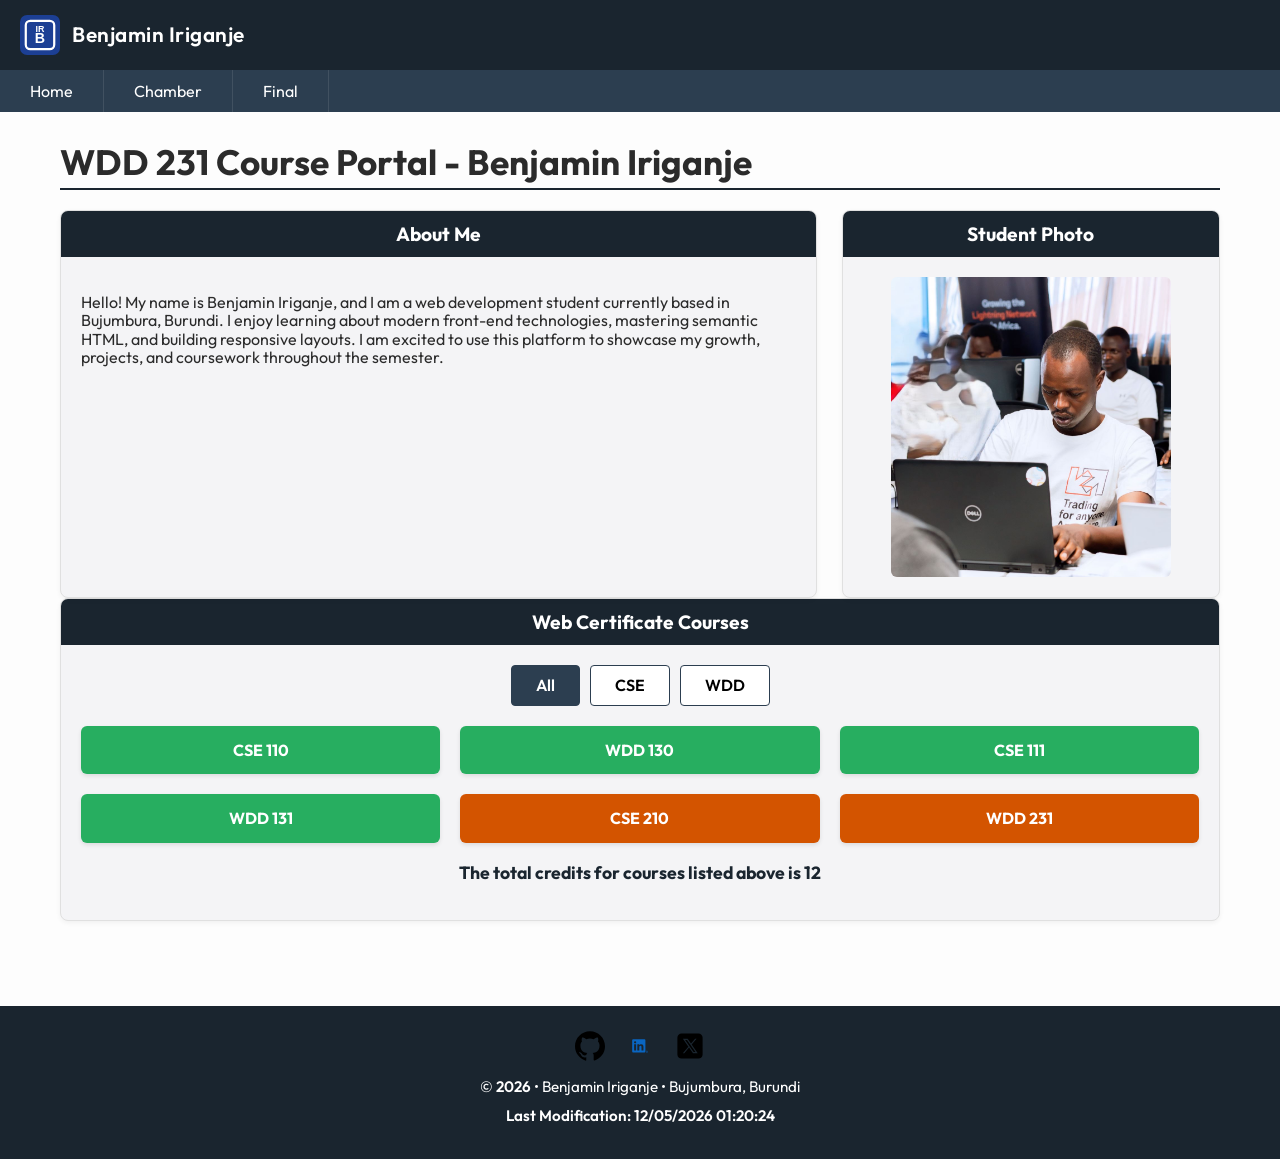
<file: index.html>
<!DOCTYPE html>
<html lang="en">
<head>
    <meta charset="UTF-8">
    <meta name="viewport" content="width=device-width, initial-scale=1.0">
    <title>WDD 231 Course Portal - Benjamin Iriganje</title>
    <meta name="description" content="Benjamin Iriganje's WDD 231 Course Portal home page, featuring a student profile and dynamic course filtering.">
    <meta name="author" content="Benjamin Iriganje">

     <!-- Favicon -->
    <link rel="icon" href="images/favicon.ico" type="image/x-icon">
    
    <!-- Google Fonts API -->
    <link rel="preconnect" href="https://fonts.googleapis.com">
    <link rel="preconnect" href="https://fonts.gstatic.com" crossorigin>
    <link href="https://fonts.googleapis.com/css2?family=Outfit:wght@300;400;600;700&display=swap" rel="stylesheet">
    
    <!-- CSS Stylesheets Cascade -->
    <link rel="stylesheet" href="styles/normalize.css">
    <link rel="stylesheet" href="styles/small.css">
    <link rel="stylesheet" href="styles/larger.css">
    
    <!-- Modular JavaScript Files -->
    <script src="scripts/navigation.js" defer></script>
    <script src="scripts/date.js" defer></script>
    <script src="scripts/course.js" defer></script>
</head>
<body>

    <header>
        <div class="header-container">
            <div class="logo-area">
                <img src="images/logo.svg" alt="Course Portal Logo" class="site-logo" width="40" height="40">
                <span>Benjamin Iriganje</span>
            </div>
            <button id="menu-toggle" aria-label="Toggle Menu">☰</button>
        </div>
        <nav id="primary-nav">
            <ul>
                <li><a href="index.html">Home</a></li>
                <li><a href="chamber/index.html">Chamber</a></li>
                <li><a href="final/index.html">Final</a></li>
            </ul>
        </nav>
        </header>

    <main>
        <h1>WDD 231 Course Portal - Benjamin Iriganje</h1>
        
        <div class="profile-layout">
            <!-- Section 1: About Me -->
            <section class="card">
                <h2>About Me</h2>
                <div class="card-content">
                    <p>Hello! My name is Benjamin Iriganje, and I am a web development student currently based in Bujumbura, Burundi. I enjoy learning about modern front-end technologies, mastering semantic HTML, and building responsive layouts. I am excited to use this platform to showcase my growth, projects, and coursework throughout the semester.</p>
                </div>
            </section>

            <!-- Section 2: Student Photo -->
            <section class="card">
                <h2>Student Photo</h2>
                <div class="card-content centered-content">
                    <img src="images/profile.jpg" alt="Benjamin Iriganje student profile photo" class="student-photo" width="200" height="200">
                </div>
            </section>
        </div>

        <!-- Section 3: Web Certificate Courses -->
        <section class="card full-width-card">
            <h2>Web Certificate Courses</h2>
            <div class="card-content">
                <div class="course-filters">
                    <button id="filter-all" class="filter-btn active">All</button>
                    <button id="filter-cse" class="filter-btn">CSE</button>
                    <button id="filter-wdd" class="filter-btn">WDD</button>
                </div>
                
                <div id="courses-container" class="courses-grid"></div>
                
                <p id="total-credits" class="credits-total"></p>
            </div>
        </section>
    </main>

    <footer>
        <!-- Section 1: About Me (Replaced placeholder text) -->
          
        
        <!-- Social Links (Added missing width and height attributes to all icons) -->
        <div class="social-links">
            <a href="https://github.com"><img src="images/github.svg" alt="GitHub Logo" width="30" height="30"></a>
            <a href="https://linkedin.com"><img src="images/linkedin.svg" alt="LinkedIn Logo" width="30" height="30"></a>
            <a href="https://x.com"><img src="images/twiter.svg" alt="Twitter X Logo" width="30" height="30"></a>
        </div>
        <p>&copy; <span id="currentyear"></span> • Benjamin Iriganje • Bujumbura, Burundi</p>
        <p id="lastModified"></p>
    </footer>

</body>
</html>
</file>
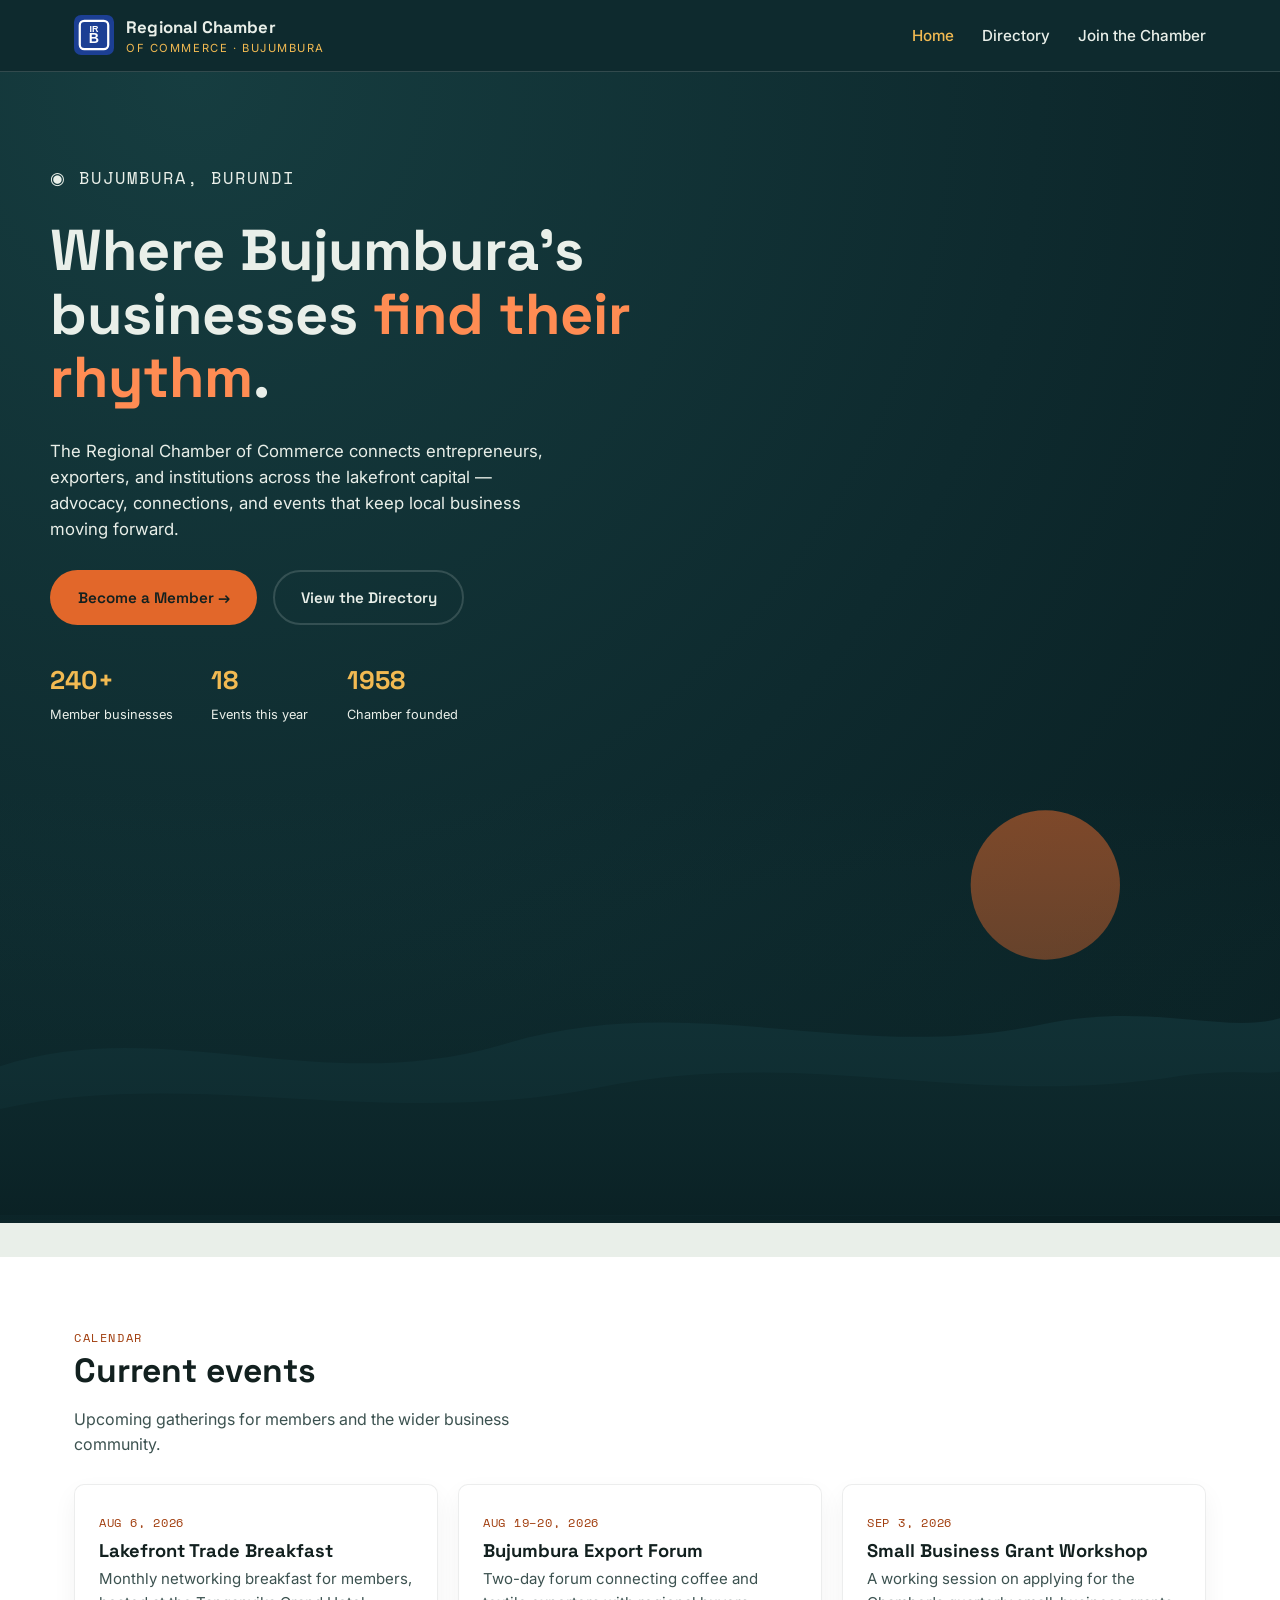
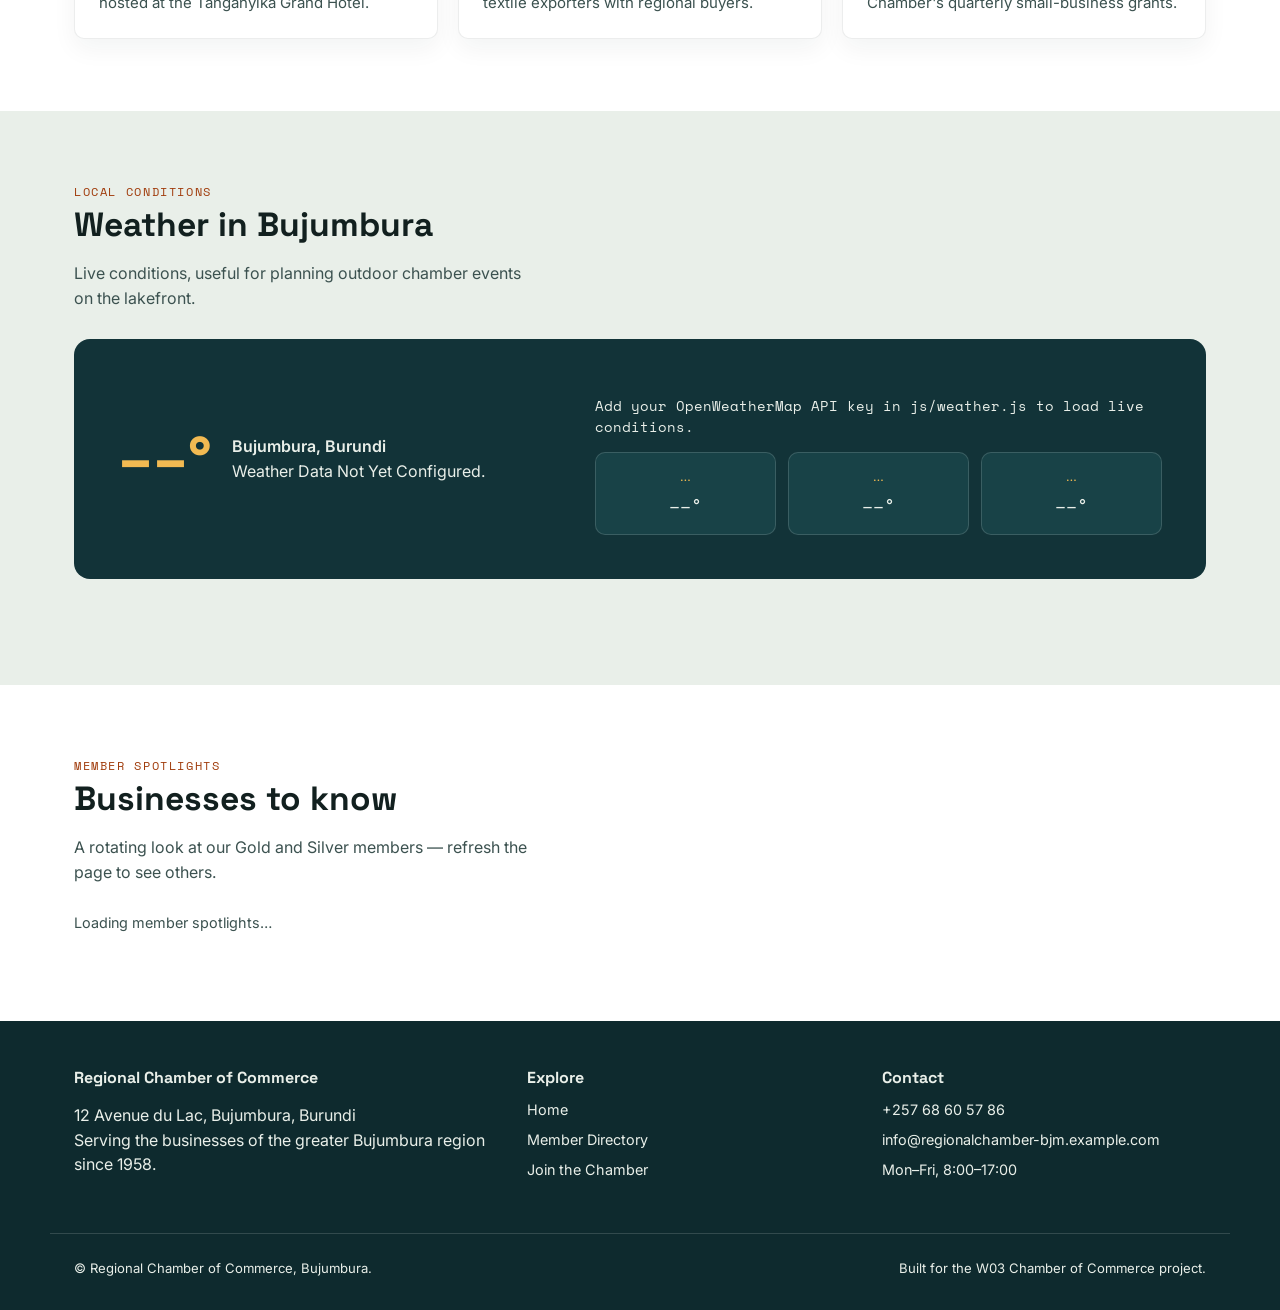
<file: chamber/index.html>
<!DOCTYPE html>
<html lang="en">
<head>
  <meta charset="UTF-8">
  <meta name="viewport" content="width=device-width, initial-scale=1.0">
  <title>Regional Chamber of Commerce | Bujumbura</title>
  <meta name="description" content="Regional Chamber of Commerce — connecting businesses in Bujumbura, Burundi through advocacy, events, and community.">
  <meta name="author" content="Benjamin Iriganje">

  <!-- Favicons -->
  <link rel="icon" href="images/favicon.ico" type="image/x-icon">
  <link rel="icon" type="image/svg+xml" href="images/favicon.svg">

  <!-- Google Fonts Preconnects -->
  <link rel="preconnect" href="https://fonts.googleapis.com">
  <link rel="preconnect" href="https://fonts.gstatic.com" crossorigin>
  <link href="https://fonts.googleapis.com/css2?family=Space+Grotesk:wght@500;700&family=Inter:wght@400;500;600&family=Space+Mono:wght@400;700&display=swap" rel="stylesheet">

  <!-- Open Graph / Social Sharing Meta Tags -->
  <meta property="og:title" content="Regional Chamber of Commerce | Bujumbura">
  <meta property="og:description" content="Connecting businesses in Bujumbura, Burundi through advocacy, events, and community.">
  <meta property="og:image" content="https://ben3box.github.io/wdd231/chamber/images/profile.jpg">
  <meta property="og:image:type" content="image/jpeg">
  <meta property="og:image:width" content="1200">
  <meta property="og:image:height" content="630">
  <meta property="og:url" content="https://ben3box.github.io/wdd231/chamber/index.html">
  <meta property="og:type" content="website">

  <!-- Stylesheets & Scripts -->
  <link rel="stylesheet" href="styles/normalize.css">
  <link rel="stylesheet" href="styles/styles.css">
  
  <script src="scripts/weather.js" defer></script>
  <script src="scripts/spotlights.js" defer></script>
</head>
<body>

  <a class="skip-link" href="#main">Skip to content</a>

  <header class="site-header">
    <div class="wrap">
      <a class="brand" href="index.html">
        <img class="brand__mark" src="images/favicon.svg" alt="Regional Chamber of Commerce logo" width="40" height="40">
        <span class="brand__text">
          Regional Chamber
          <small>of Commerce &middot; Bujumbura</small>
        </span>
      </a>

      <button class="nav-toggle-btn" id="navToggleBtn" aria-expanded="false" aria-controls="mainNav">
        &#9776; <span class="sr-only">Menu</span>
      </button>

      <nav class="main-nav" id="mainNav">
        <ul>
          <li><a href="index.html" aria-current="page">Home</a></li>
          <li><a href="directory.html">Directory</a></li>
          <li><a href="join.html">Join the Chamber</a></li>
        </ul>
      </nav>
    </div>
  </header>

  <main id="main">

    <!-- ============ HERO ============ -->
    <section class="hero">
      <div class="wrap hero__grid">
        <div>
          <p class="hero__eyebrow">&#9673; Bujumbura, Burundi</p>
          <h1>Where Bujumbura's businesses <em>find their rhythm</em>.</h1>
          <p>The Regional Chamber of Commerce connects entrepreneurs, exporters, and institutions across the lakefront capital — advocacy, connections, and events that keep local business moving forward.</p>
          <div class="hero__actions">
            <a class="btn btn--cta" href="join.html">Become a Member &rarr;</a>
            <a class="btn btn--ghost" href="directory.html">View the Directory</a>
          </div>
          <div class="hero__stats">
            <div class="hero__stat">
              <strong>240+</strong>
              <span>Member businesses</span>
            </div>
            <div class="hero__stat">
              <strong>18</strong>
              <span>Events this year</span>
            </div>
            <div class="hero__stat">
              <strong>1958</strong>
              <span>Chamber founded</span>
            </div>
          </div>
        </div>
      </div>

      <!-- hero art: lake, hills, sun, drum motif -->
      <svg class="hero__bg" viewBox="0 0 1200 400" preserveAspectRatio="none" aria-hidden="true">
        <defs>
          <linearGradient id="skyFade" x1="0" y1="0" x2="0" y2="1">
            <stop offset="0%" stop-color="#163d40" stop-opacity="0"/>
            <stop offset="100%" stop-color="#081c1f" stop-opacity="0.6"/>
          </linearGradient>
        </defs>
        <circle cx="980" cy="90" r="70" fill="#e2672a" opacity="0.55"/>
        <path d="M0,260 C150,210 300,290 470,240 C650,185 800,260 980,220 C1080,200 1150,230 1200,215 L1200,400 L0,400 Z" fill="#123338"/>
        <path d="M0,300 C180,260 360,320 560,280 C760,240 900,300 1100,270 C1150,262 1180,268 1200,265 L1200,400 L0,400 Z" fill="#0e2a2e"/>
        <rect x="0" y="0" width="1200" height="400" fill="url(#skyFade)"/>
      </svg>
    </section>

    <div class="drumbeat drumbeat--dark" aria-hidden="true">
      <span></span><span></span><span></span>
      <span></span><span></span><span></span>
      <span></span><span></span><span></span>
      <span></span><span></span><span></span>
    </div>

    <!-- ============ CURRENT EVENTS ============ -->
    <section class="section section--soft" id="events">
      <div class="wrap">
        <div class="section__head">
          <div>
            <span class="section__eyebrow">Calendar</span>
            <h2>Current events</h2>
            <p>Upcoming gatherings for members and the wider business community.</p>
          </div>
        </div>

        <div class="card-grid card-grid--events">
          <article class="card event-card">
            <span class="event-card__date">Aug 6, 2026</span>
            <h3>Lakefront Trade Breakfast</h3>
            <p>Monthly networking breakfast for members, hosted at the Tanganyika Grand Hotel.</p>
          </article>
          <article class="card event-card">
            <span class="event-card__date">Aug 19&ndash;20, 2026</span>
            <h3>Bujumbura Export Forum</h3>
            <p>Two-day forum connecting coffee and textile exporters with regional buyers.</p>
          </article>
          <article class="card event-card">
            <span class="event-card__date">Sep 3, 2026</span>
            <h3>Small Business Grant Workshop</h3>
            <p>A working session on applying for the Chamber's quarterly small-business grants.</p>
          </article>
        </div>
      </div>
    </section>

    <!-- ============ WEATHER ============ -->
    <section class="section" id="weather-section">
      <div class="wrap">
        <div class="section__head">
          <div>
            <span class="section__eyebrow">Local conditions</span>
            <h2>Weather in Bujumbura</h2>
            <p>Live conditions, useful for planning outdoor chamber events on the lakefront.</p>
          </div>
        </div>

        <div class="weather" id="weatherWidget">
          <div class="weather__now">
            <div class="weather__temp" id="weatherTemp">&ndash;&ndash;&deg;</div>
            <div class="weather__meta">
              <p class="weather__place">Bujumbura, Burundi</p>
              <p class="weather__desc" id="weatherDesc">Loading current conditions&hellip;</p>
            </div>
          </div>

          <div>
            <p class="weather__status" id="weatherStatus">Fetching data from OpenWeatherMap&hellip;</p>
            <div class="weather__forecast" id="forecastList">
              <div class="forecast-day"><span class="forecast-day__label">&hellip;</span><span class="forecast-day__temp">&ndash;&ndash;&deg;</span></div>
              <div class="forecast-day"><span class="forecast-day__label">&hellip;</span><span class="forecast-day__temp">&ndash;&ndash;&deg;</span></div>
              <div class="forecast-day"><span class="forecast-day__label">&hellip;</span><span class="forecast-day__temp">&ndash;&ndash;&deg;</span></div>
            </div>
          </div>
        </div>
      </div>
    </section>

    <div class="drumbeat drumbeat--light" aria-hidden="true">
      <span></span><span></span><span></span>
      <span></span><span></span><span></span>
      <span></span><span></span><span></span>
      <span></span><span></span><span></span>
    </div>

    <!-- ============ SPOTLIGHTS ============ -->
    <section class="section section--soft" id="spotlights">
      <div class="wrap">
        <div class="section__head">
          <div>
            <span class="section__eyebrow">Member spotlights</span>
            <h2>Businesses to know</h2>
            <p>A rotating look at our Gold and Silver members &mdash; refresh the page to see others.</p>
          </div>
        </div>

        <p class="spotlights__status" id="spotlightStatus">Loading member spotlights&hellip;</p>
        <div class="card-grid card-grid--spotlights" id="spotlightGrid"></div>
      </div>
    </section>

  </main>

  <footer class="site-footer">
    <div class="wrap footer__grid">
      <div>
        <h3>Regional Chamber of Commerce</h3>
        <p>12 Avenue du Lac, Bujumbura, Burundi<br>Serving the businesses of the greater Bujumbura region since 1958.</p>
      </div>
      <div>
        <h3>Explore</h3>
        <ul>
          <li><a href="index.html">Home</a></li>
          <li><a href="directory.html">Member Directory</a></li>
          <li><a href="join.html">Join the Chamber</a></li>
        </ul>
      </div>
      <div>
        <h3>Contact</h3>
        <ul>
          <li>+257 68 60 57 86</li>
          <li>info@regionalchamber-bjm.example.com</li>
          <li>Mon&ndash;Fri, 8:00&ndash;17:00</li>
        </ul>
      </div>
    </div>
    <div class="wrap footer__bottom">
      <span>&copy; <span id="year"></span> Regional Chamber of Commerce, Bujumbura.</span>
      <span>Built for the W03 Chamber of Commerce project.</span>
    </div>
  </footer>

</body>
</html>
</file>
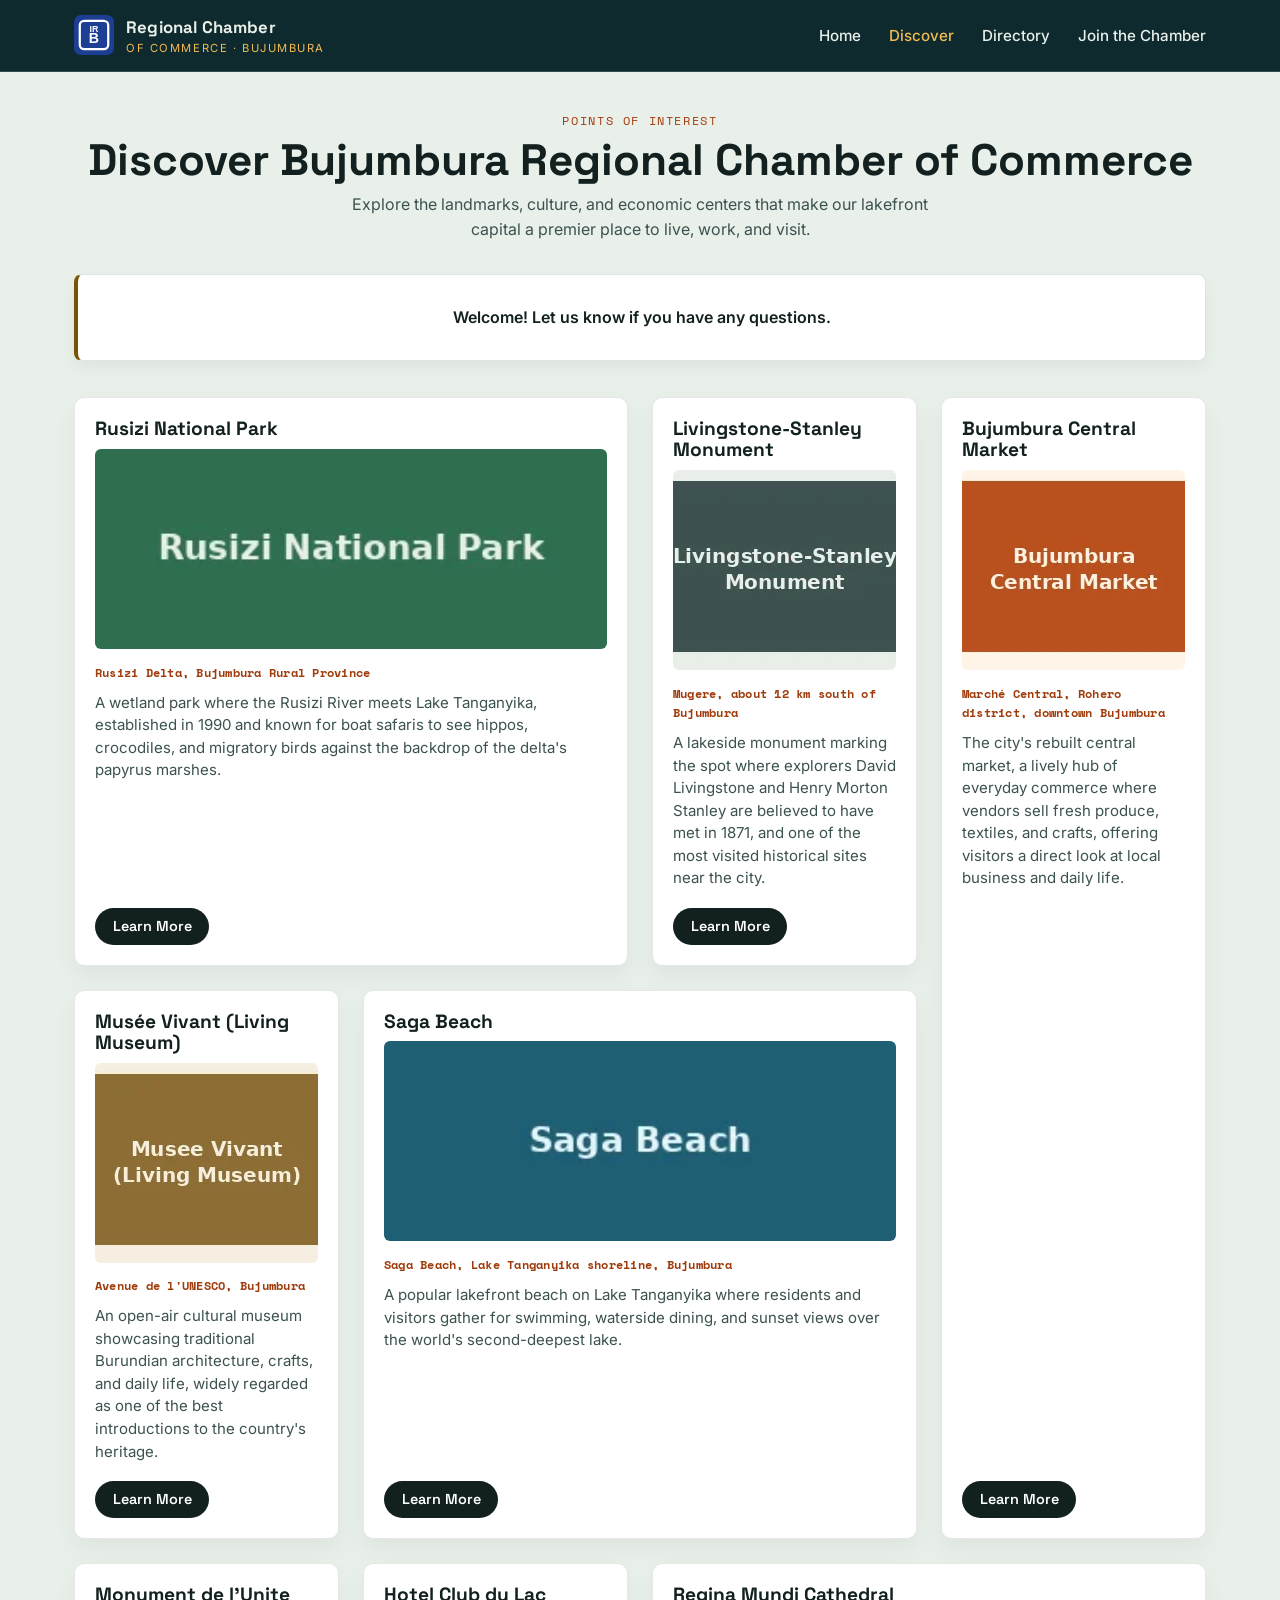
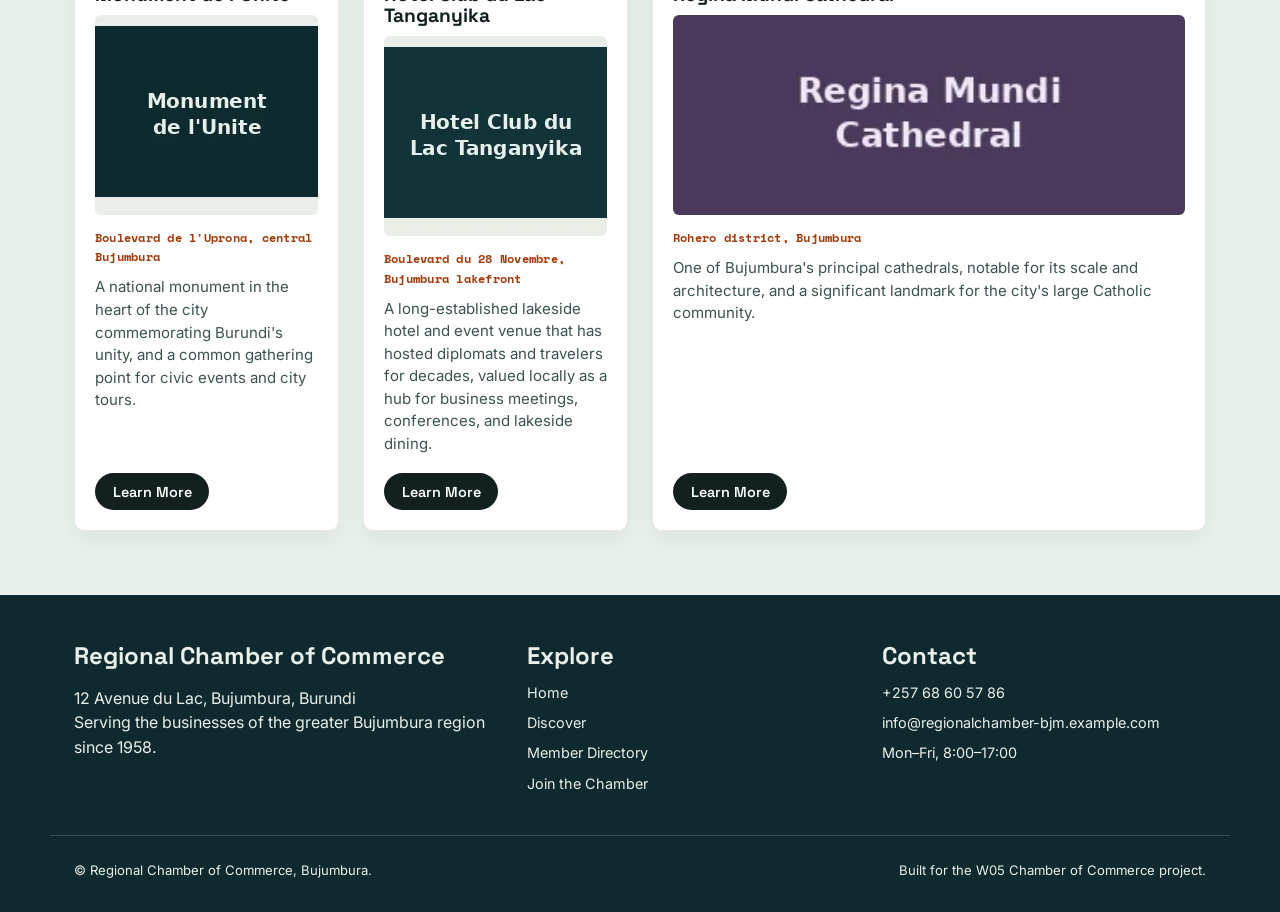
<file: chamber/discover.html>
<!DOCTYPE html>
<html lang="en">
<head>
  <meta charset="UTF-8">
  <meta name="viewport" content="width=device-width, initial-scale=1.0">
  <title>Discover Bujumbura Regional Chamber of Commerce</title>
  <meta name="description" content="Discover the vibrant landmarks, rich culture, and economic centers that make Bujumbura a premier place to live, work, and grow.">
  <meta name="author" content="Benjamin Iriganje">

  <!-- Favicons -->
  <link rel="icon" href="images/favicon.ico" type="image/x-icon">
  <link rel="icon" type="image/svg+xml" href="images/favicon.svg">

  <!-- Google Fonts Preconnects -->
  <link rel="preconnect" href="https://fonts.googleapis.com">
  <link rel="preconnect" href="https://fonts.gstatic.com" crossorigin>
  <link href="https://fonts.googleapis.com/css2?family=Space+Grotesk:wght@500;700&family=Inter:wght@400;500;600&family=Space+Mono:wght@400;700&display=swap" rel="stylesheet">

  <meta property="og:title" content="Discover Bujumbura Regional Chamber of Commerce">
  <meta property="og:description" content="Landmarks, culture, and economic centers that make Bujumbura a premier place to live, work, and grow.">
  <meta property="og:image" content="https://ben3box.github.io/wdd231/chamber/images/profile.jpg">
  <meta property="og:url" content="https://ben3box.github.io/wdd231/chamber/discover.html">
  <meta property="og:type" content="website">

 
  <link rel="stylesheet" href="styles/styles.css">
  <link rel="stylesheet" href="styles/discover.css">

  <script src="scripts/navigation.js" defer></script>
  <!-- type="module" so we can import the points-of-interest data -->
  <script type="module" src="scripts/discover.js"></script>
</head>
<body>

  <header class="site-header">
    <div class="wrap">
      <a class="brand" href="index.html">
        <img class="brand__mark" src="images/favicon.svg" alt="Regional Chamber of Commerce logo" width="40" height="40">
        <span class="brand__text">
          Regional Chamber
          <small>of Commerce &middot; Bujumbura</small>
        </span>
      </a>

      <button class="nav-toggle-btn" id="navToggleBtn" aria-expanded="false" aria-controls="mainNav">
        &#9776; <span class="sr-only">Menu</span>
      </button>

      <nav class="main-nav" id="mainNav">
        <ul>
          <li><a href="index.html">Home</a></li>
          <li><a href="discover.html" aria-current="page">Discover</a></li>
          <li><a href="directory.html">Directory</a></li>
          <li><a href="join.html">Join the Chamber</a></li>
        </ul>
      </nav>
    </div>
  </header>

  <main id="main" class="discover-main">

    <section class="discover-hero">
      <span class="section__eyebrow">Points of interest</span>
      <h1>Discover Bujumbura Regional Chamber of Commerce</h1>
      <p>Explore the landmarks, culture, and economic centers that make our lakefront capital a premier place to live, work, and visit.</p>
    </section>

    <!-- localStorage visitor message -->
    <aside class="visit-banner" aria-live="polite">
      <p id="visit-message">Checking visit history&hellip;</p>
    </aside>

    <!-- Grid layout container using named grid areas -->
    <section class="discover-grid" id="discover-grid" aria-label="Points of interest in Bujumbura">
      <!-- 8 cards rendered here by scripts/discover.js -->
    </section>

  </main>

  <footer class="site-footer">
    <div class="wrap footer__grid">
      <div>
        <h2>Regional Chamber of Commerce</h2>
        <p>12 Avenue du Lac, Bujumbura, Burundi<br>Serving the businesses of the greater Bujumbura region since 1958.</p>
      </div>
      <div>
        <h2>Explore</h2>
        <ul>
          <li><a href="index.html">Home</a></li>
          <li><a href="discover.html">Discover</a></li>
          <li><a href="directory.html">Member Directory</a></li>
          <li><a href="join.html">Join the Chamber</a></li>
        </ul>
      </div>
      <div>
        <h2>Contact</h2>
        <ul>
          <li>+257 68 60 57 86</li>
          <li>info@regionalchamber-bjm.example.com</li>
          <li>Mon&ndash;Fri, 8:00&ndash;17:00</li>
        </ul>
      </div>
    </div>
    <div class="wrap footer__bottom">
      <span>&copy; <span id="year"></span> Regional Chamber of Commerce, Bujumbura.</span>
      <span>Built for the W05 Chamber of Commerce project.</span>
    </div>
  </footer>

</body>
</html>
</file>
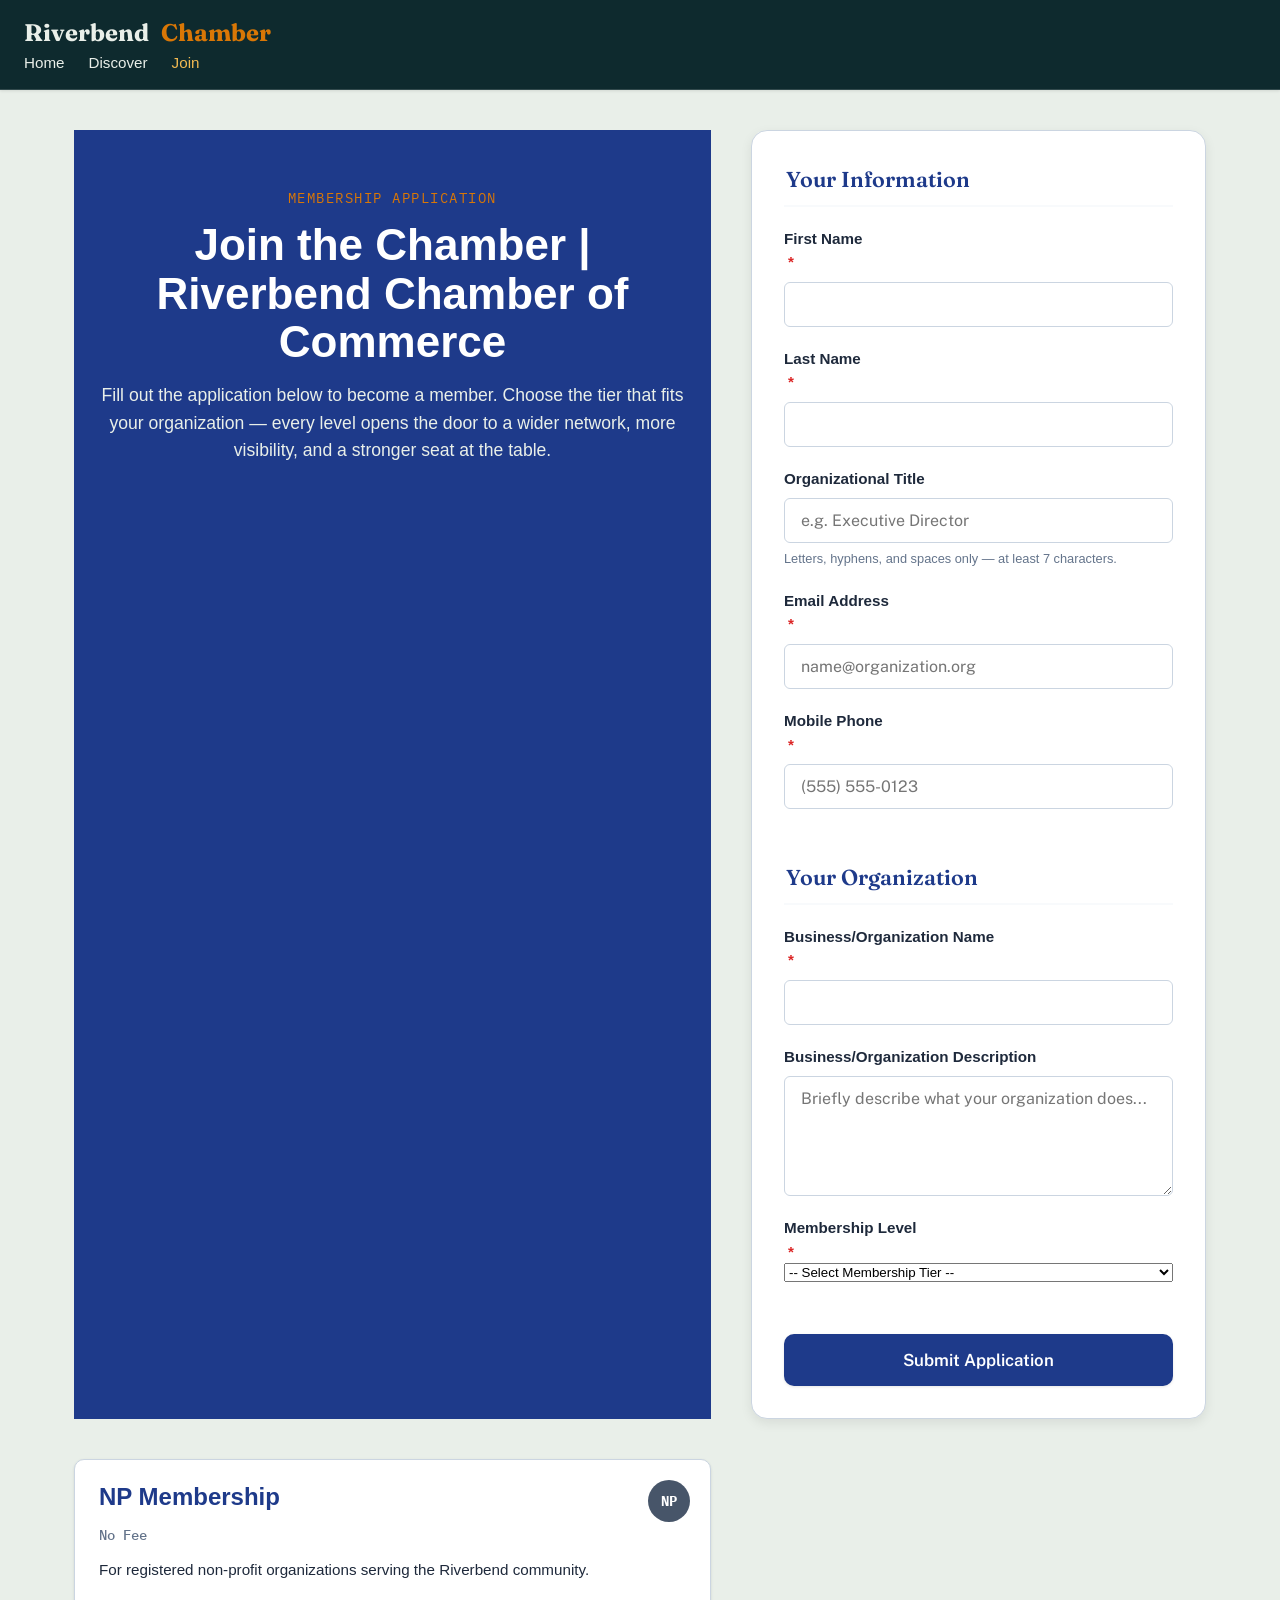
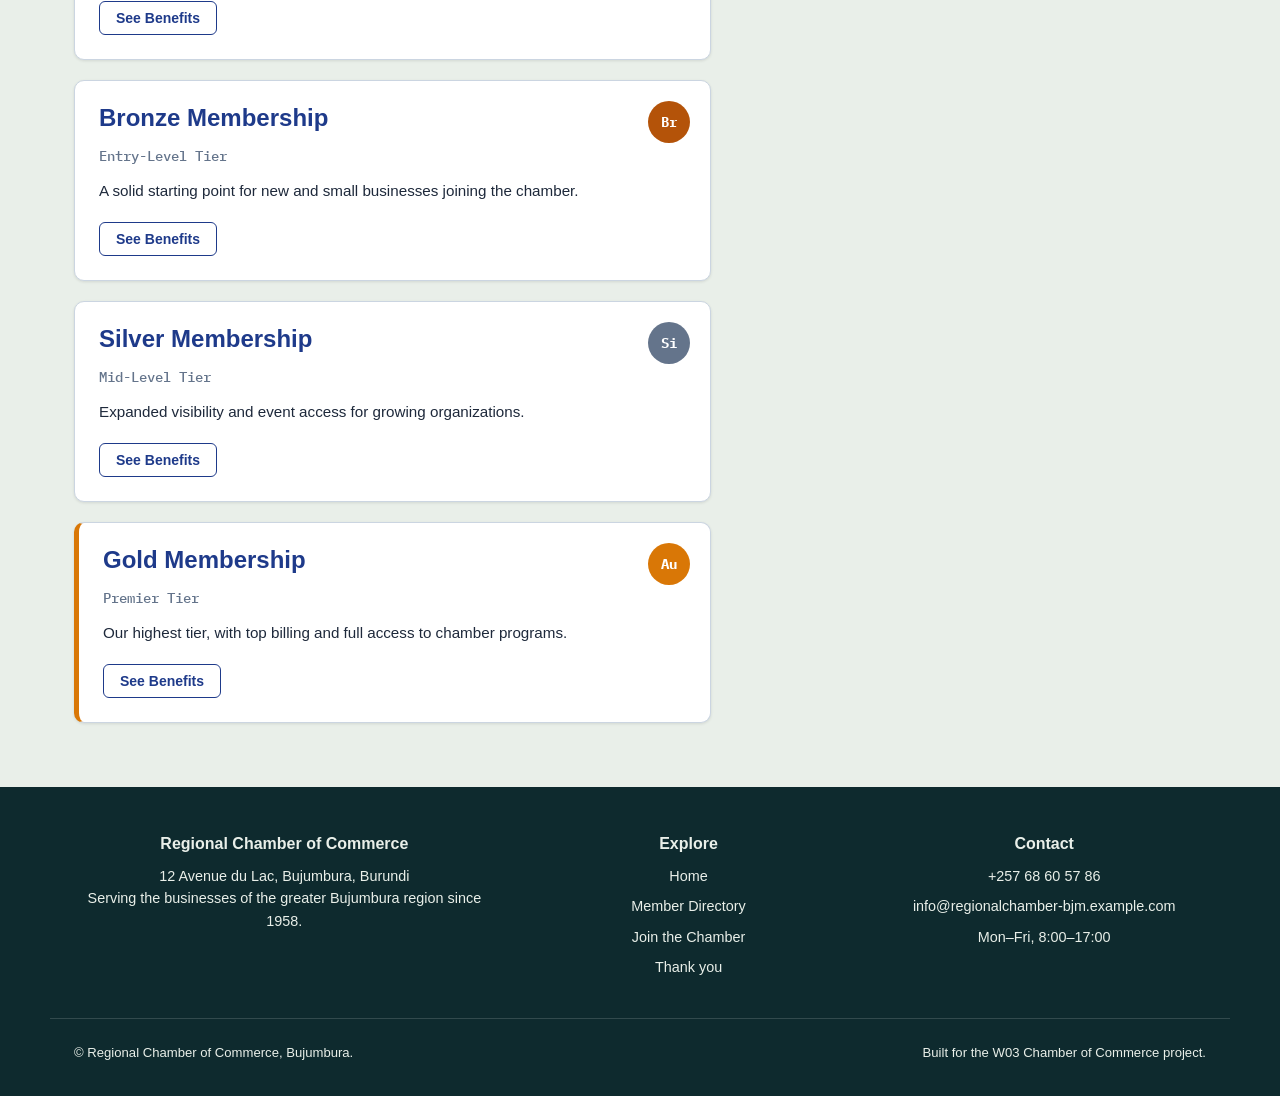
<file: chamber/join.html>
<!DOCTYPE html>
<html lang="en">
<head>
  <meta charset="UTF-8">
  <meta name="viewport" content="width=device-width, initial-scale=1.0">
  <title>Join the Chamber | Riverbend Chamber of Commerce</title>
  <meta name="description" content="Apply for membership in the Riverbend Chamber of Commerce and choose the tier that fits your organization.">
  <meta name="author" content="Benjamin Iriganje">
  
  <link rel="preconnect" href="https://fonts.googleapis.com">
  <link rel="preconnect" href="https://fonts.gstatic.com" crossorigin>
  <link href="https://fonts.googleapis.com/css2?family=Fraunces:opsz,wght@9..144,400;9..144,600;9..144,700&family=Public+Sans:wght@400;500;600;700&family=IBM+Plex+Mono:wght@500&display=swap" rel="stylesheet">

  <link rel="icon" href="images/favicon.ico" type="image/x-icon">

  <!-- Open Graph Meta Tags -->
  <meta property="og:title" content="Riverbend Chamber of Commerce - Join Us">
  <meta property="og:description" content="Discover, connect, and grow with leading businesses in our region.">
  <meta property="og:image" content="https://ben3box.github.io/wdd231/chamber/images/profile.jpg">
  <meta property="og:url" content="https://ben3box.github.io/wdd231/chamber/join.html">
  <meta property="og:type" content="website">

  <link rel="stylesheet" href="styles/large.css">
  <link rel="stylesheet" href="styles/join.css">
  <script src="scripts/script.js" defer></script>
</head>
<body>

<header class="site-header">
  <div class="brand-row">
    <div class="brand">Riverbend <span>Chamber</span></div>
    <nav class="site-nav" aria-label="Primary">
      <ul>
        <li><a href="index.html">Home</a></li>
        <li><a href="discover.html">Discover</a></li>
        <li><a href="join.html" aria-current="page">Join</a></li>
      </ul>
    </nav>
  </div>
</header>

<main class="join-layout" id="main">

  <!-- Hero Section moved INSIDE <main> with the single <h1> -->
  <section class="page-hero">
    <span class="eyebrow">Membership Application</span>
    <h1>Join the Chamber | Riverbend Chamber of Commerce</h1>
    <p>Fill out the application below to become a member. Choose the tier that fits your organization — every level opens the door to a wider network, more visibility, and a stronger seat at the table.</p>
  </section>

  <!-- Membership application form -->
  <form class="application-form" method="get" action="thankyou.html" id="joinForm">
    <fieldset>
      <legend>Your Information</legend>

      <label class="field-label" for="fname">
        First Name <span class="req">*</span>
        <input
          type="text"
          id="fname"
          name="fname"
          title="Applicant's first name"
          autocomplete="given-name"
          required>
      </label>

      <label class="field-label" for="lname">
        Last Name <span class="req">*</span>
        <input
          type="text"
          id="lname"
          name="lname"
          title="Applicant's last name"
          autocomplete="family-name"
          required>
      </label>

      <label class="field-label" for="orgtitle">
        Organizational Title
        <input
          type="text"
          id="orgtitle"
          name="orgtitle"
          title="Your job title (letters, hyphens, and spaces only, minimum 7 characters)"
          autocomplete="organization-title"
          pattern="[A-Za-z\-\s]{7,}"
          placeholder="e.g. Executive Director">
        <span class="hint">Letters, hyphens, and spaces only — at least 7 characters.</span>
      </label>

      <label class="field-label" for="email">
        Email Address <span class="req">*</span>
        <input
          type="email"
          id="email"
          name="email"
          title="Applicant's work email address"
          autocomplete="email"
          placeholder="name@organization.org"
          required>
      </label>

      <label class="field-label" for="phone">
        Mobile Phone <span class="req">*</span>
        <input
          type="tel"
          id="phone"
          name="phone"
          title="Applicant's mobile phone number"
          autocomplete="tel"
          placeholder="(555) 555-0123"
          required>
      </label>
    </fieldset>

    <fieldset>
      <legend>Your Organization</legend>

      <label class="field-label" for="orgname">
        Business/Organization Name <span class="req">*</span>
        <input
          type="text"
          id="orgname"
          name="orgname"
          title="Business or organization name"
          autocomplete="organization"
          required>
      </label>

      <label class="field-label" for="description">
        Business/Organization Description
        <textarea
          id="description"
          name="description"
          title="A short description of your business or organization"
          placeholder="Briefly describe what your organization does..."></textarea>
      </label>

      <label class="field-label" for="membershipLevel">
        Membership Level <span class="req">*</span>
        <select id="membershipLevel" name="membershipLevel" title="Select your desired membership level" required>
          <option value="" disabled selected>-- Select Membership Tier --</option>
          <option value="np">NP Membership (Non-Profit - No Fee)</option>
          <option value="bronze">Bronze Membership</option>
          <option value="silver">Silver Membership</option>
          <option value="gold">Gold Membership</option>
        </select>
      </label>
    </fieldset>

    <!-- Hidden timestamp -->
    <input type="hidden" name="timestamp" id="timestamp" title="Submission timestamp">

    <div class="submit-row">
      <input type="submit" value="Submit Application" class="submit-btn">
    </div>
  </form>

  <!-- Membership tier cards -->
  <aside class="membership-cards">
    <article class="tier-card tier-np">
      <div class="seal">NP</div>
      <h2>NP Membership</h2>
      <span class="tier-fee">No Fee</span>
      <p>For registered non-profit organizations serving the Riverbend community.</p>
      <button type="button" class="details-link" data-modal="modal-np">See Benefits</button>
    </article>

    <article class="tier-card tier-bronze">
      <div class="seal">Br</div>
      <h2>Bronze Membership</h2>
      <span class="tier-fee">Entry-Level Tier</span>
      <p>A solid starting point for new and small businesses joining the chamber.</p>
      <button type="button" class="details-link" data-modal="modal-bronze">See Benefits</button>
    </article>

    <article class="tier-card tier-silver">
      <div class="seal">Si</div>
      <h2>Silver Membership</h2>
      <span class="tier-fee">Mid-Level Tier</span>
      <p>Expanded visibility and event access for growing organizations.</p>
      <button type="button" class="details-link" data-modal="modal-silver">See Benefits</button>
    </article>

    <article class="tier-card tier-gold">
      <div class="seal">Au</div>
      <h2>Gold Membership</h2>
      <span class="tier-fee">Premier Tier</span>
      <p>Our highest tier, with top billing and full access to chamber programs.</p>
      <button type="button" class="details-link" data-modal="modal-gold">See Benefits</button>
    </article>
  </aside>
</main>

<!-- Modals -->
<dialog class="tier-modal" id="modal-np">
  <div class="modal-inner">
    <h2>NP Membership Benefits</h2>
    <p class="tier-fee">Non-Profit Tier (No Fee)</p>
    <ul>
      <li>Listing in the chamber's community directory</li>
      <li>Access to monthly networking mixers</li>
      <li>Volunteer and grant opportunity alerts</li>
      <li>Use of chamber meeting space (limited hours)</li>
    </ul>
    <button type="button" class="modal-close" data-close="modal-np">Close</button>
  </div>
</dialog>

<dialog class="tier-modal" id="modal-bronze">
  <div class="modal-inner">
    <h2>Bronze Membership Benefits</h2>
    <p class="tier-fee">Entry-Level Tier</p>
    <ul>
      <li>Everything included in NP Membership</li>
      <li>Enhanced directory listing with company logo</li>
      <li>One complimentary ticket to the annual gala</li>
      <li>10% discount on chamber-hosted events</li>
    </ul>
    <button type="button" class="modal-close" data-close="modal-bronze">Close</button>
  </div>
</dialog>

<dialog class="tier-modal" id="modal-silver">
  <div class="modal-inner">
    <h2>Silver Membership Benefits</h2>
    <p class="tier-fee">Mid-Level Tier</p>
    <ul>
      <li>Everything included in Bronze Membership</li>
      <li>Quarterly spotlight feature on the chamber homepage</li>
      <li>Four complimentary tickets to chamber events per year</li>
      <li>20% discount on newsletter advertising space</li>
    </ul>
    <button type="button" class="modal-close" data-close="modal-silver">Close</button>
  </div>
</dialog>

<dialog class="tier-modal" id="modal-gold">
  <div class="modal-inner">
    <h2>Gold Membership Benefits</h2>
    <p class="tier-fee">Premier Tier</p>
    <ul>
      <li>Everything included in Silver Membership</li>
      <li>Permanent spotlight placement on the chamber homepage</li>
      <li>Unlimited event tickets for staff members</li>
      <li>Priority booking for chamber-hosted training sessions</li>
      <li>Dedicated feature in the annual member showcase</li>
    </ul>
    <button type="button" class="modal-close" data-close="modal-gold">Close</button>
  </div>
</dialog>

  <footer class="site-footer">
    <div class="wrap footer__grid">
      <div>
        <h3>Regional Chamber of Commerce</h3>
        <p>12 Avenue du Lac, Bujumbura, Burundi<br>Serving the businesses of the greater Bujumbura region since 1958.</p>
      </div>
      <div>
        <h3>Explore</h3>
        <ul>
          <li><a href="index.html">Home</a></li>
          <li><a href="directory.html">Member Directory</a></li>
          <li><a href="join.html">Join the Chamber</a></li>
          <li><a href="thankyou.html">Thank you</a></li>
        </ul>
      </div>
      <div>
        <h3>Contact</h3>
        <ul>
          <li>+257 68 60 57 86</li>
          <li>info@regionalchamber-bjm.example.com</li>
          <li>Mon&ndash;Fri, 8:00&ndash;17:00</li>
        </ul>
      </div>
    </div>
    <div class="wrap footer__bottom">
      <span>&copy; <span id="year"></span> Regional Chamber of Commerce, Bujumbura.</span>
      <span>Built for the W03 Chamber of Commerce project.</span>
    </div>
  </footer>

</body>
</html>
</file>
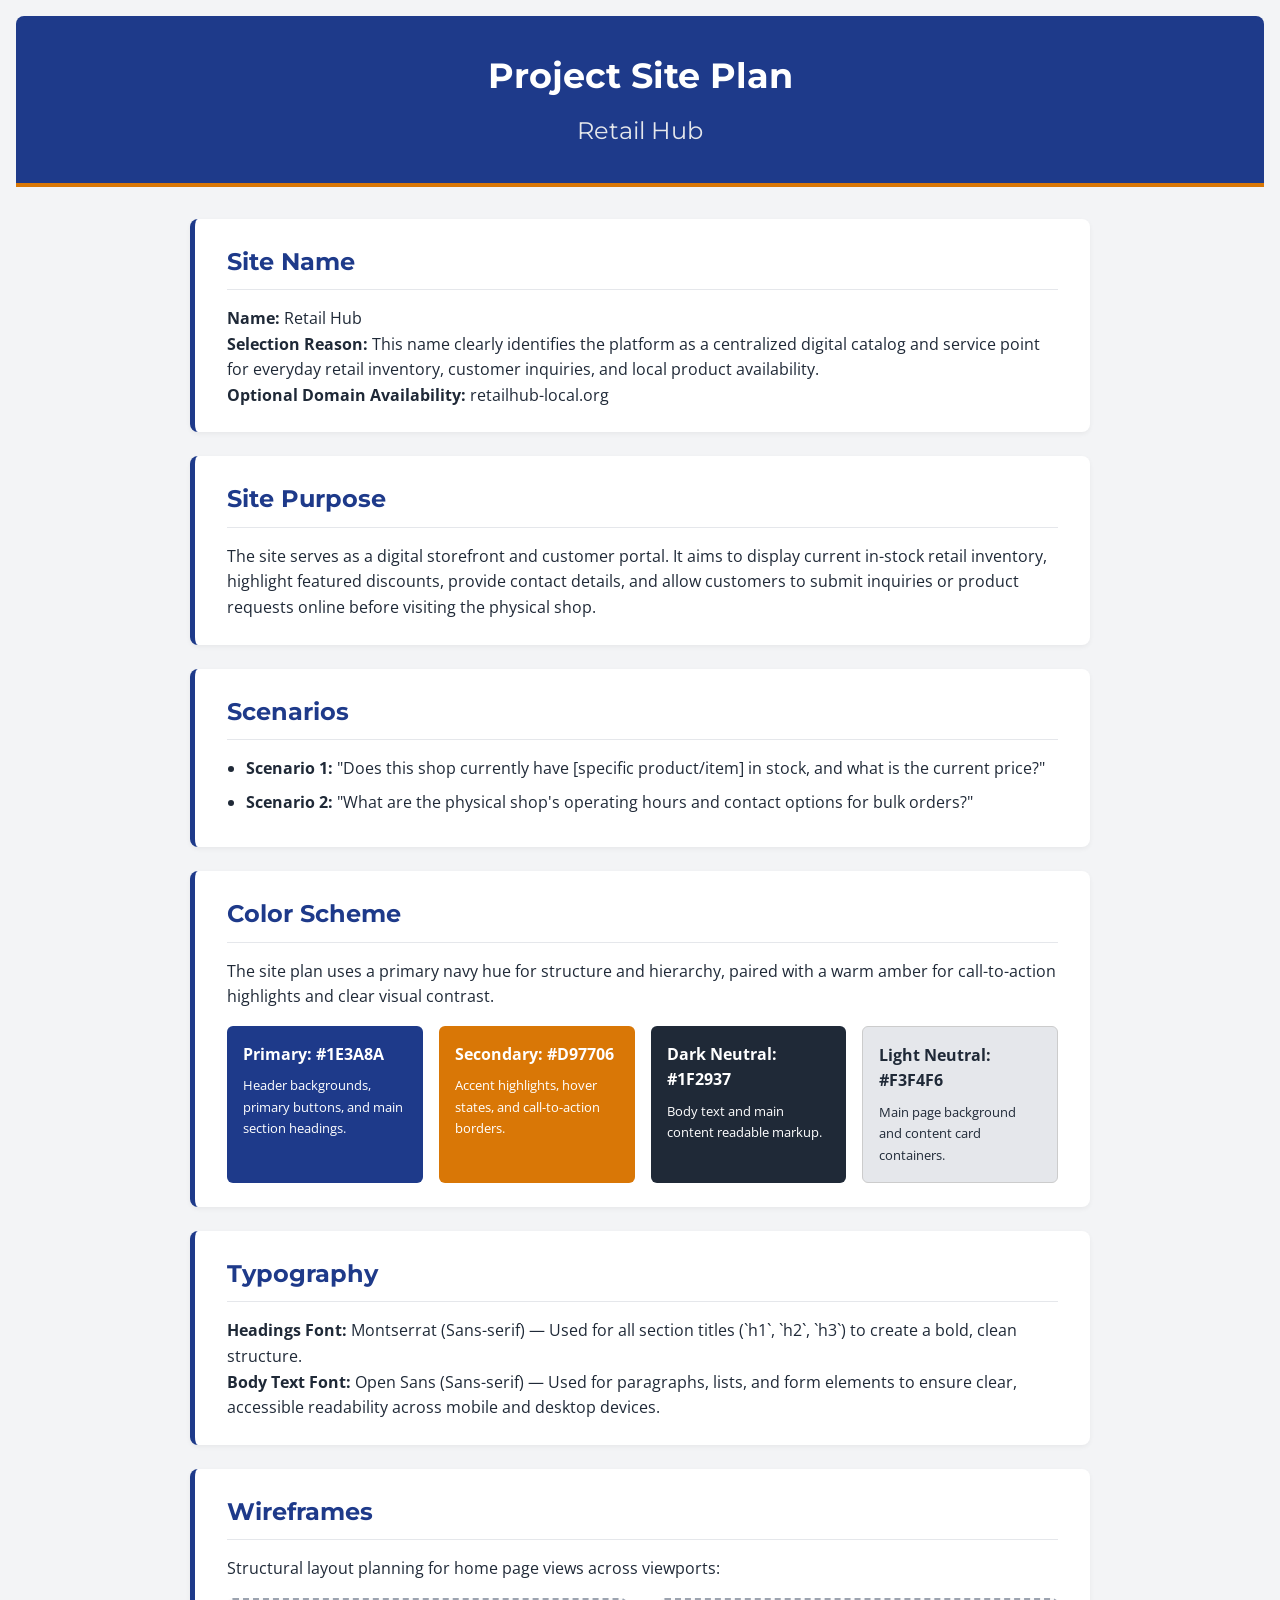
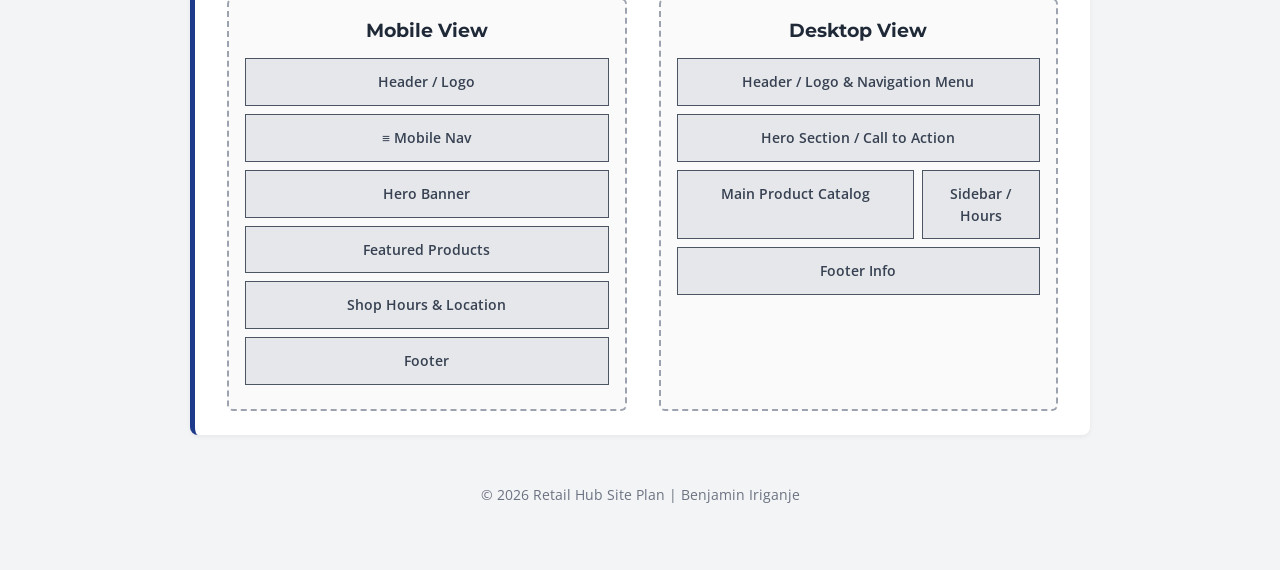
<file: final/siteplan.html>
<!DOCTYPE html>
<html lang="en">
<head>
  <meta charset="UTF-8">
  <meta name="viewport" content="width=device-width, initial-scale=1.0">
  <title>Site Plan - Retail Hub</title>
  <meta name="description" content="Individual Project Site Plan defining target audience, design choices, and structural wireframes for Retail Hub.">
  <link rel="preconnect" href="https://fonts.googleapis.com">
  <link rel="preconnect" href="https://fonts.gstatic.com" crossorigin>
  <link href="https://fonts.googleapis.com/css2?family=Montserrat:wght@600;700&family=Open+Sans:wght@400;600&display=swap" rel="stylesheet">
  <link rel="stylesheet" href="styles/siteplan.css">
</head>
<body>

  <header>
    <h1>Project Site Plan</h1>
    <h2>Retail Hub</h2>
  </header>

  <main>
    <!-- Site Name Section -->
    <section class="plan-card">
      <h2>Site Name</h2>
      <p><strong>Name:</strong> Retail Hub</p>
      <p><strong>Selection Reason:</strong> This name clearly identifies the platform as a centralized digital catalog and service point for everyday retail inventory, customer inquiries, and local product availability.</p>
      <p><strong>Optional Domain Availability:</strong> retailhub-local.org</p>
    </section>

    <!-- Site Purpose Section -->
    <section class="plan-card">
      <h2>Site Purpose</h2>
      <p>The site serves as a digital storefront and customer portal. It aims to display current in-stock retail inventory, highlight featured discounts, provide contact details, and allow customers to submit inquiries or product requests online before visiting the physical shop.</p>
    </section>

    <!-- Target Audience / Scenarios Section -->
    <section class="plan-card">
      <h2>Scenarios</h2>
      <ul>
        <li><strong>Scenario 1:</strong> "Does this shop currently have [specific product/item] in stock, and what is the current price?"</li>
        <li><strong>Scenario 2:</strong> "What are the physical shop's operating hours and contact options for bulk orders?"</li>
      </ul>
    </section>

    <!-- Color Scheme Section -->
    <section class="plan-card">
      <h2>Color Scheme</h2>
      <p>The site plan uses a primary navy hue for structure and hierarchy, paired with a warm amber for call-to-action highlights and clear visual contrast.</p>
      
      <div class="color-palette">
        <div class="color-box primary-bg">
          <span>Primary: #1E3A8A</span>
          <small>Header backgrounds, primary buttons, and main section headings.</small>
        </div>
        <div class="color-box secondary-bg">
          <span>Secondary: #D97706</span>
          <small>Accent highlights, hover states, and call-to-action borders.</small>
        </div>
        <div class="color-box neutral-dark-bg">
          <span>Dark Neutral: #1F2937</span>
          <small>Body text and main content readable markup.</small>
        </div>
        <div class="color-box neutral-light-bg">
          <span>Light Neutral: #F3F4F6</span>
          <small>Main page background and content card containers.</small>
        </div>
      </div>
    </section>

    <!-- Typography Section -->
    <section class="plan-card">
      <h2>Typography</h2>
      <p><strong>Headings Font:</strong> Montserrat (Sans-serif) — Used for all section titles (`h1`, `h2`, `h3`) to create a bold, clean structure.</p>
      <p><strong>Body Text Font:</strong> Open Sans (Sans-serif) — Used for paragraphs, lists, and form elements to ensure clear, accessible readability across mobile and desktop devices.</p>
    </section>

    <!-- Wireframe Section -->
    <section class="plan-card">
      <h2>Wireframes</h2>
      <p>Structural layout planning for home page views across viewports:</p>
      
      <div class="wireframe-container">
        <!-- Mobile Wireframe Representation -->
        <div class="wireframe-box mobile-wireframe">
          <h3>Mobile View</h3>
          <div class="wf-block wf-header">Header / Logo</div>
          <div class="wf-block wf-nav">≡ Mobile Nav</div>
          <div class="wf-block wf-hero">Hero Banner</div>
          <div class="wf-block wf-content">Featured Products</div>
          <div class="wf-block wf-content">Shop Hours &amp; Location</div>
          <div class="wf-block wf-footer">Footer</div>
        </div>

        <!-- Desktop Wireframe Representation -->
        <div class="wireframe-box desktop-wireframe">
          <h3>Desktop View</h3>
          <div class="wf-block wf-header">Header / Logo &amp; Navigation Menu</div>
          <div class="wf-block wf-hero">Hero Section / Call to Action</div>
          <div class="wf-grid">
            <div class="wf-block wf-content">Main Product Catalog</div>
            <div class="wf-block wf-sidebar">Sidebar / Hours</div>
          </div>
          <div class="wf-block wf-footer">Footer Info</div>
        </div>
      </div>
    </section>
  </main>

  <footer>
    <p>&copy; <span id="currentyear"></span> Retail Hub Site Plan | Benjamin Iriganje</p>
  </footer>

  <script>
    document.getElementById("currentyear").textContent = new Date().getFullYear();
  </script>
</body>
</html>
</file>
<file: styles/small.css>
:root {
    --primary-font: 'Outfit', sans-serif;
    --bg-light: #fdfdfd;
    --card-surface: #f4f4f6;
    --dark-primary: #1a252f;
    --accent-color: #2c3e50;
    --completed-color: #27ae60;
    --incomplete-color: #d35400;
    --white: #ffffff;
    --text-main: #2b2b2b;
}

* {
    box-sizing: border-box;
}

body {
    font-family: var(--primary-font);
    background-color: var(--bg-light);
    color: var(--text-main);
    padding: 0;
    margin: 0;
}

header {
    background-color: var(--dark-primary);
    color: var(--white);
}

.header-container {
    display: flex;
    justify-content: space-between;
    align-items: center;
    padding: 15px 20px;
}

.logo-area {
    display: flex;
    align-items: center;
    gap: 12px;
}

.logo-area span {
    font-size: 1.3rem;
    font-weight: 600;
    letter-spacing: 0.5px;
}

#menu-toggle {
    font-size: 1.8rem;
    background: none;
    border: none;
    color: var(--white);
    cursor: pointer;
    padding: 5px 10px;
}

#primary-nav {
    display: none;
    background-color: var(--accent-color);
}

#primary-nav.open {
    display: block;
}

#primary-nav ul {
    list-style: none;
    padding: 0;
    margin: 0;
}

#primary-nav a {
    display: block;
    color: var(--white);
    text-decoration: none;
    padding: 15px;
    text-align: center;
    font-weight: 400;
    transition: background 0.2s;
    border-bottom: 1px solid rgba(255, 255, 255, 0.1);
}

#primary-nav li.active a {
    background-color: var(--dark-primary);
    font-weight: 700;
}

#primary-nav a:hover {
    background-color: rgba(255, 255, 255, 0.15);
}

main {
    padding: 20px;
    max-width: 1200px;
    margin: 0 auto;
}

h1 {
    font-size: 2.2rem;
    margin-top: 10px;
    margin-bottom: 20px;
    border-bottom: 2px solid var(--dark-primary);
    padding-bottom: 5px;
}

.card {
    border: 1px solid #e0e0e0;
    border-radius: 8px;
    margin-bottom: 25px;
    background-color: var(--card-surface);
    overflow: hidden;
    box-shadow: 0 2px 5px rgba(0,0,0,0.05);
}

.card h2 {
    background-color: var(--dark-primary);
    color: var(--white);
    margin: 0;
    padding: 12px;
    font-size: 1.2rem;
    text-align: center;
}

.card-content {
    padding: 20px;
}

.centered-content {
    display: flex;
    justify-content: center;
    align-items: center;
}

.student-photo {
    width: 100%;
    max-width: 280px;
    height: auto;
    border-radius: 6px;
    object-fit: cover;
    display: block;
}

.site-logo {
    display: block;
    object-fit: contain;
}

.course-filters {
    display: flex;
    justify-content: center;
    gap: 10px;
    margin-bottom: 20px;
}

.filter-btn {
    padding: 10px 24px;
    background-color: var(--white);
    border: 1px solid var(--accent-color);
    border-radius: 4px;
    cursor: pointer;
    font-family: var(--primary-font);
    font-weight: 600;
    transition: all 0.2s;
}

.filter-btn.active, .filter-btn:hover {
    background-color: var(--accent-color);
    color: var(--white);
}

.courses-grid {
    display: grid;
    grid-template-columns: 1fr;
    gap: 12px;
    margin-bottom: 20px;
}

.course-card {
    padding: 15px;
    text-align: center;
    font-weight: 700;
    border-radius: 6px;
    color: var(--white);
    box-shadow: 0 2px 4px rgba(0,0,0,0.1);
}

.course-card.completed {
    background-color: var(--completed-color);
}

.course-card.incomplete {
    background-color: var(--incomplete-color);
}

.credits-total {
    text-align: center;
    font-weight: 700;
    font-size: 1.1rem;
    color: var(--dark-primary);
}

footer {
    background-color: #1a252f;
    color: #ffffff;
    text-align: center;
    padding: 25px 20px;
    margin-top: 40px;
    font-family: 'Outfit', sans-serif;
}

.social-links {
    display: flex;
    justify-content: center;
    align-items: center;
    gap: 20px;
    margin-bottom: 15px;
}

.social-links a {
    display: inline-block;
    text-decoration: none;
    line-height: 1;
}

.social-links img {
    display: block;
    width: 30px;
    height: 30px;
    object-fit: contain;
    transition: transform 0.2s ease-in-out;
}

.social-links a:hover img {
    transform: scale(1.15);
}

footer p {
    margin: 6px 0;
    font-size: 0.95rem;
    line-height: 1.5;
}

#currentyear, #lastModified {
    font-weight: 600;
}
</file>
<file: styles/larger.css>
@media (min-width: 768px) {
    #menu-toggle {
        display: none;
    }

    #primary-nav {
        display: block !important;
        background-color: var(--accent-color);
    }

    #primary-nav ul {
        display: flex;
        justify-content: flex-start;
    }

    #primary-nav a {
        padding: 12px 30px;
        text-align: left;
        border-bottom: none;
        border-right: 1px solid rgba(255, 255, 255, 0.1);
    }

    .profile-layout {
        display: grid;
        grid-template-columns: 2fr 1fr;
        gap: 25px;
    }
    
    .profile-layout .card {
        margin-bottom: 0;
    }

    .courses-grid {
        grid-template-columns: repeat(3, 1fr);
        gap: 20px;
    }
}
</file>
<file: chamber/styles/styles.css>
/* =========================================================
   Regional Chamber of Commerce — Bujumbura
   Design tokens
   Palette: Tanganyika night, papyrus, brass & sunset ember
   Type: Space Grotesk (display) / Inter (body) / Space Mono (data)
   Signature motif: the "drum-beat" divider, referencing the
   Royal Drummers of Burundi (Ingoma), used as a section break
   and a quiet rhythm throughout the page.
   ========================================================= */

:root {
  --color-bg: #0e2a2e;          /* Tanganyika night */
  --color-bg-soft: #123338;
  --color-paper: #e9efe9;       /* pale papyrus */
  --color-paper-2: #ffffff;
  --color-ink: #12201f;
  --color-ink-soft: #3c5250;
  --color-gold: #f2ba52;        /* brass - brightened slightly for dark mode contrast */
  --color-ember: #e2672a;       /* sunset ember */
  --color-ember-dark: #b9501e;
  --color-line: rgba(233, 239, 233, 0.16);

  --font-display: "Space Grotesk", "Segoe UI", sans-serif;
  --font-body: "Inter", "Segoe UI", sans-serif;
  --font-data: "Space Mono", "Courier New", monospace;

  --radius: 10px;
  --max-width: 1180px;
  --gap: clamp(1.25rem, 2vw, 2.5rem);
}

* {
  box-sizing: border-box;
}

html {
  scroll-behavior: smooth;
}

body {
  margin: 0;
  font-family: var(--font-body);
  color: var(--color-ink);
  background: var(--color-paper);
  line-height: 1.55;
}

img {
  max-width: 100%;
  display: block;
}

a {
  color: inherit;
}

h1, h2, h3 {
  font-family: var(--font-display);
  line-height: 1.1;
  margin: 0 0 0.5em;
}

.wrap {
  max-width: var(--max-width);
  margin: 0 auto;
  padding: 0 1.5rem;
}

:focus-visible {
  outline: 3px solid var(--color-ember);
  outline-offset: 2px;
}

.sr-only {
  position: absolute;
  width: 1px;
  height: 1px;
  padding: 0;
  margin: -1px;
  overflow: hidden;
  clip: rect(0, 0, 0, 0);
  white-space: nowrap;
  border: 0;
}

.skip-link {
  position: absolute;
  left: -9999px;
  top: 0;
  background: var(--color-gold);
  color: var(--color-ink);
  padding: 0.6rem 1rem;
  z-index: 100;
  border-radius: 0 0 6px 0;
}

.skip-link:focus {
  left: 0;
}

/* -------------------- Drum-beat signature divider -------------------- */
.drumbeat {
  display: flex;
  align-items: flex-end;
  justify-content: center;
  gap: 6px;
  height: 34px;
  margin: 0 auto;
  padding: 0 1.5rem;
}

.drumbeat span {
  display: block;
  width: 4px;
  background: var(--color-gold);
  border-radius: 2px;
}

.drumbeat--dark span { background: var(--color-gold); opacity: 0.9; }
.drumbeat--light span { background: var(--color-ember); }

/* -------------------- Header & Nav -------------------- */
.site-header {
  background: var(--color-bg);
  color: var(--color-paper);
  position: sticky;
  top: 0;
  z-index: 20;
  border-bottom: 1px solid var(--color-line);
}

.site-header .wrap {
  display: flex;
  align-items: center;
  justify-content: space-between;
  gap: 1rem;
  padding-top: 0.85rem;
  padding-bottom: 0.85rem;
}

.brand {
  display: flex;
  align-items: center;
  gap: 0.75rem;
  text-decoration: none;
  color: var(--color-paper);
}

.brand__mark {
  width: 40px;
  height: 40px;
  flex-shrink: 0;
}

.brand__text {
  font-family: var(--font-display);
  font-weight: 700;
  font-size: 1.05rem;
  letter-spacing: 0.01em;
}

.brand__text small {
  display: block;
  font-family: var(--font-body);
  font-weight: 400;
  font-size: 0.7rem;
  letter-spacing: 0.14em;
  text-transform: uppercase;
  color: var(--color-gold);
}

.nav-toggle {
  display: none;
}

.main-nav ul {
  list-style: none;
  display: flex;
  gap: 1.75rem;
  margin: 0;
  padding: 0;
}

.main-nav a {
  text-decoration: none;
  font-weight: 500;
  font-size: 0.95rem;
  color: var(--color-paper);
  position: relative;
  padding: 0.25rem 0;
}

.main-nav a[aria-current="page"] {
  color: var(--color-gold);
}

.main-nav a::after {
  content: "";
  position: absolute;
  left: 0;
  bottom: -4px;
  width: 0;
  height: 2px;
  background: var(--color-ember);
  transition: width 0.2s ease;
}

.main-nav a:hover::after {
  width: 100%;
}

.nav-toggle-btn {
  display: none;
  background: none;
  border: 1px solid var(--color-line);
  color: var(--color-paper);
  border-radius: 6px;
  padding: 0.4rem 0.6rem;
  font-size: 1.1rem;
}

/* -------------------- Hero -------------------- */
.hero {
  position: relative;
  background: radial-gradient(120% 140% at 15% 0%, #163d40 0%, var(--color-bg) 55%, #081c1f 100%);
  color: var(--color-paper);
  overflow: hidden;
}

.hero__grid {
  position: relative;
  z-index: 2;
  display: grid;
  gap: var(--gap);
  padding: clamp(2.5rem, 6vw, 5.5rem) 0 clamp(2.5rem, 5vw, 4rem);
  align-items: center;
}

.hero__eyebrow {
  display: inline-flex;
  align-items: center;
  gap: 0.5rem;
  font-family: var(--font-data);
  font-size: 0.75rem;
  letter-spacing: 0.12em;
  text-transform: uppercase;
  color: var(--color-gold);
  margin-bottom: 1rem;
}

.hero h1 {
  font-size: clamp(2.2rem, 5vw, 3.6rem);
  font-weight: 700;
  max-width: 16ch;
}

.hero h1 em {
  font-style: normal;
  color: #ff8c53; /* Lightened ember for 4.5:1+ contrast on dark background */
}

.hero p {
  max-width: 46ch;
  font-size: 1.05rem;
  color: #e9efe9; /* Fully opaque for full WCAG compliance */
  margin-bottom: 1.75rem;
}

.hero__actions {
  display: flex;
  flex-wrap: wrap;
  gap: 1rem;
  align-items: center;
}

.btn {
  display: inline-flex;
  align-items: center;
  gap: 0.5rem;
  font-family: var(--font-display);
  font-weight: 600;
  font-size: 0.95rem;
  text-decoration: none;
  border-radius: 999px;
  padding: 0.85rem 1.6rem;
  border: 2px solid transparent;
  transition: transform 0.15s ease, background 0.15s ease;
}

.btn:hover {
  transform: translateY(-2px);
}

.btn--cta {
  background: var(--color-ember);
  color: #12201f; /* Dark ink text on ember background yields high contrast */
}

.btn--cta:hover {
  background: var(--color-ember-dark);
  color: #ffffff;
}

.btn--ghost {
  border-color: var(--color-line);
  color: var(--color-paper);
}

.btn--ghost:hover {
  border-color: var(--color-gold);
  color: var(--color-gold);
}

.hero__art {
  position: relative;
  z-index: 2;
}

.hero__stats {
  margin-top: 2.25rem;
  display: flex;
  gap: clamp(1.25rem, 3vw, 2.5rem);
  flex-wrap: wrap;
}

.hero__stat strong {
  display: block;
  font-family: var(--font-display);
  font-size: 1.6rem;
  color: var(--color-gold);
}

.hero__stat span {
  font-size: 0.8rem;
  color: #e9efe9; /* Solid white-papyrus for readability */
}

/* -------------------- Section shell -------------------- */
.section {
  padding: clamp(2.75rem, 6vw, 4.5rem) 0;
}

.section--soft {
  background: var(--color-paper-2);
}

.section__head {
  display: flex;
  justify-content: space-between;
  align-items: flex-end;
  gap: 1rem;
  flex-wrap: wrap;
  margin-bottom: 1.75rem;
}

.section__eyebrow {
  font-family: var(--font-data);
  font-size: 0.72rem;
  letter-spacing: 0.14em;
  text-transform: uppercase;
  color: #a03c0c; /* High-contrast terracotta for light paper background */
  display: block;
  margin-bottom: 0.4rem;
}

.section__head h2 {
  font-size: clamp(1.5rem, 3vw, 2.1rem);
}

.section__head p {
  max-width: 46ch;
  color: var(--color-ink-soft);
  margin: 0;
}

/* -------------------- Cards: generic grid -------------------- */
.card-grid {
  display: grid;
  grid-template-columns: 1fr;
  gap: 1.25rem;
}

@media (min-width: 700px) {
  .card-grid--events { grid-template-columns: repeat(2, 1fr); }
  .card-grid--spotlights { grid-template-columns: repeat(3, 1fr); }
}

@media (min-width: 1000px) {
  .card-grid--events { grid-template-columns: repeat(3, 1fr); }
}

.card {
  background: var(--color-paper-2);
  border: 1px solid rgba(18, 32, 31, 0.08);
  border-radius: var(--radius);
  padding: 1.5rem;
  box-shadow: 0 10px 24px rgba(14, 42, 46, 0.05);
}

.event-card__date {
  font-family: var(--font-data);
  font-size: 0.78rem;
  color: #a03c0c;
  letter-spacing: 0.06em;
  text-transform: uppercase;
  margin-bottom: 0.5rem;
  display: inline-block;
}

.event-card h3 {
  font-size: 1.15rem;
  margin-bottom: 0.4rem;
}

.event-card p {
  margin: 0;
  color: var(--color-ink-soft);
  font-size: 0.94rem;
}

/* -------------------- Weather -------------------- */
.weather {
  background: var(--color-bg-soft);
  color: var(--color-paper);
  border-radius: 16px;
  padding: clamp(1.5rem, 4vw, 2.75rem);
  display: grid;
  gap: 2rem;
}

@media (min-width: 800px) {
  .weather {
    grid-template-columns: 1.1fr 1.4fr;
    align-items: center;
  }
}

.weather__now {
  display: flex;
  align-items: center;
  gap: 1.25rem;
}

.weather__temp {
  font-family: var(--font-display);
  font-size: clamp(2.75rem, 6vw, 3.75rem);
  font-weight: 700;
  color: var(--color-gold);
}

.weather__meta p {
  margin: 0;
}

.weather__place {
  font-weight: 600;
}

.weather__desc {
  text-transform: capitalize;
  color: #e9efe9;
}

.weather__forecast {
  display: grid;
  grid-template-columns: repeat(3, 1fr);
  gap: 0.75rem;
}

.forecast-day {
  background: #184247; /* Solid dark background to satisfy text contrast */
  border: 1px solid var(--color-line);
  border-radius: 10px;
  padding: 0.9rem 0.6rem;
  text-align: center;
}

.forecast-day__label {
  font-size: 0.78rem;
  letter-spacing: 0.06em;
  text-transform: uppercase;
  color: var(--color-gold);
  display: block;
  margin-bottom: 0.35rem;
}

.forecast-day__temp {
  font-family: var(--font-data);
  font-size: 1.1rem;
  color: #e9efe9;
}

.forecast-day__desc {
  font-size: 0.76rem;
  color: #e9efe9;
  text-transform: capitalize;
  margin-top: 0.2rem;
}

.weather__status {
  font-family: var(--font-data);
  font-size: 0.85rem;
  color: #e9efe9;
}

/* -------------------- Spotlights -------------------- */
.spotlight-card {
  display: flex;
  flex-direction: column;
  gap: 0.85rem;
}

.spotlight-card__top {
  display: flex;
  align-items: center;
  gap: 0.85rem;
}

.spotlight-card__logo {
  width: 52px;
  height: 52px;
  border-radius: 8px;
  background: var(--color-bg);
  color: var(--color-gold);
  font-family: var(--font-display);
  font-weight: 700;
  display: flex;
  align-items: center;
  justify-content: center;
  flex-shrink: 0;
  font-size: 1rem;
  object-fit: cover;
}

.spotlight-card h3 {
  font-size: 1.05rem;
  margin: 0;
}

.badge {
  display: inline-block;
  font-family: var(--font-data);
  font-size: 0.68rem;
  letter-spacing: 0.08em;
  text-transform: uppercase;
  padding: 0.15rem 0.55rem;
  border-radius: 999px;
  margin-top: 0.2rem;
}

.badge--gold {
  background: rgba(217, 164, 65, 0.16);
  color: #785302; /* Darker amber to pass contrast on light background */
}

.badge--silver {
  background: rgba(60, 82, 80, 0.12);
  color: var(--color-ink-soft);
}

.spotlight-card p {
  margin: 0;
  font-size: 0.9rem;
  color: var(--color-ink-soft);
}

.spotlight-card__meta {
  font-size: 0.85rem;
  display: grid;
  gap: 0.25rem;
  font-family: var(--font-data);
  color: var(--color-ink-soft);
}

.spotlight-card__meta a {
  color: #a03c0c;
  text-decoration: none;
}

.spotlights__status {
  font-size: 0.9rem;
  color: var(--color-ink-soft);
}

.directory--list {
  grid-template-columns: 1fr !important;
}

.directory--list .spotlight-card {
  flex-direction: row;
  align-items: center;
  gap: 1.5rem;
}

.directory--list .spotlight-card__top {
  flex-shrink: 0;
  width: 220px;
}

/* -------------------- Footer -------------------- */
.site-footer {
  background: var(--color-bg);
  color: #e9efe9;
  padding: 3rem 0 2rem;
}

.footer__grid {
  display: grid;
  gap: 2rem;
  grid-template-columns: 1fr;
}

@media (min-width: 700px) {
  .footer__grid {
    grid-template-columns: 1.3fr 1fr 1fr;
  }
}

.footer__grid h3 {
  color: var(--color-paper);
  font-size: 1rem;
  margin-bottom: 0.75rem;
}

.footer__grid ul {
  list-style: none;
  margin: 0;
  padding: 0;
  display: grid;
  gap: 0.5rem;
  font-size: 0.9rem;
}

.footer__grid a {
  text-decoration: none;
  color: #e9efe9;
}

.footer__grid a:hover {
  color: var(--color-gold);
}

.footer__bottom {
  margin-top: 2.5rem;
  padding-top: 1.5rem;
  border-top: 1px solid var(--color-line);
  display: flex;
  justify-content: space-between;
  flex-wrap: wrap;
  gap: 0.75rem;
  font-size: 0.82rem;
}

/* -------------------- Mobile nav -------------------- */
@media (max-width: 760px) {
  .nav-toggle-btn {
    display: inline-flex;
  }

  .main-nav {
    position: absolute;
    top: 100%;
    left: 0;
    right: 0;
    background: var(--color-bg);
    border-bottom: 1px solid var(--color-line);
    max-height: 0;
    overflow: hidden;
    transition: max-height 0.25s ease;
  }

  .main-nav.is-open {
    max-height: 300px;
  }

  .main-nav ul {
    flex-direction: column;
    gap: 0;
    padding: 0.5rem 1.5rem 1.25rem;
  }

  .main-nav li {
    border-bottom: 1px solid var(--color-line);
  }

  .main-nav a {
    display: block;
    padding: 0.75rem 0;
  }

  .weather__forecast {
    grid-template-columns: repeat(3, 1fr);
  }
}
</file>
<file: chamber/styles/discover.css>
/* ============================================================
   Chamber Discover Page Styles (discover.css)
   Built on the Regional Chamber of Commerce design tokens
   defined in styles.css (Tanganyika night / papyrus / brass).
   ============================================================ */

.discover-main {
  max-width: var(--max-width);
  margin: 0 auto;
  padding: clamp(1.5rem, 4vw, 2.5rem) 1.5rem 4rem;
}

/* --- Hero --- */
.discover-hero {
  text-align: center;
  margin-bottom: 2rem;
}

.discover-hero .section__eyebrow {
  display: block;
}

.discover-hero h1 {
  font-size: clamp(2rem, 4vw, 2.75rem);
  color: var(--color-ink);
  margin-bottom: 0.5rem;
}

.discover-hero p {
  max-width: 60ch;
  margin: 0 auto;
  color: var(--color-ink-soft);
}

/* --- Visitor message banner (localStorage) --- */
.visit-banner {
  background: var(--color-paper-2);
  border: 1px solid rgba(18, 32, 31, 0.12);
  border-left: 4px solid #785302; /* Deepened brass border for 4.5:1 contrast against light background */
  border-radius: 8px;
  padding: 0.9rem 1.25rem;
  margin-bottom: 2.25rem;
  text-align: center;
  font-weight: 600;
  color: var(--color-ink);
  box-shadow: 0 6px 16px rgba(14, 42, 46, 0.05);
}

/* --- Discover cards --- */
.discover-card {
  background: var(--color-paper-2);
  border: 1px solid rgba(18, 32, 31, 0.1);
  border-radius: var(--radius);
  padding: 1.25rem;
  display: flex;
  flex-direction: column;
  box-shadow: 0 10px 24px rgba(14, 42, 46, 0.05);
}

.discover-card h2 {
  font-size: 1.2rem;
  color: var(--color-ink);
  margin-bottom: 0.6rem;
}

.discover-card figure {
  margin: 0 0 0.85rem 0;
  overflow: hidden;
  border-radius: 6px;
  background: var(--color-bg-soft);
}

.discover-card figure img {
  width: 100%;
  height: 200px;
  object-fit: cover;
  display: block;
}

.discover-card address {
  font-style: normal;
  font-family: var(--font-data);
  font-size: 0.78rem;
  letter-spacing: 0.02em;
  color: #a03c0c; /* High-contrast terracotta for small text on white card background */
  font-weight: 600;
  margin-bottom: 0.6rem;
}

.discover-card p {
  font-size: 0.94rem;
  line-height: 1.5;
  color: var(--color-ink-soft);
  flex-grow: 1;
  margin: 0 0 1.1rem;
}

.learn-more-btn {
  align-self: start;
  background: var(--color-ink);
  color: #ffffff;
  border: none;
  padding: 0.6rem 1.1rem;
  border-radius: 999px;
  cursor: pointer;
  font-family: var(--font-display);
  font-weight: 600;
  font-size: 0.9rem;
  transition: background-color 0.2s ease, transform 0.15s ease;
}

.learn-more-btn:hover {
  background: #a03c0c; /* Deepened ember background on hover to meet 4.5:1 ratio for white text */
  color: #ffffff;
  transform: translateY(-1px);
}

/* ============================================================
   GRID-TEMPLATE-AREAS BREAKPOINTS
   ============================================================ */

/* 1. Small screens (320px–640px): single-column stack */
.discover-grid {
  display: grid;
  gap: 1.5rem;
  grid-template-columns: 1fr;
  grid-template-areas:
    "area1"
    "area2"
    "area3"
    "area4"
    "area5"
    "area6"
    "area7"
    "area8";
}

/* 2. Medium screens (641px–1024px): 2-column asymmetric layout */
@media (min-width: 641px) and (max-width: 1024px) {
  .discover-grid {
    grid-template-columns: 1fr 1fr;
    grid-template-areas:
      "area1 area2"
      "area3 area2"
      "area3 area4"
      "area5 area6"
      "area7 area6"
      "area7 area8";
  }

  .discover-card figure img {
    transition: transform 0.3s ease, filter 0.3s ease;
  }

  .discover-card figure:hover img {
    transform: scale(1.04);
    filter: brightness(1.06);
  }
}

/* 3. Large screens (1025px+): 4-column featured layout */
@media (min-width: 1025px) {
  .discover-grid {
    grid-template-columns: repeat(4, 1fr);
    grid-template-areas:
      "area1 area1 area2 area3"
      "area4 area5 area5 area3"
      "area6 area7 area8 area8";
  }

  .discover-card figure img {
    transition: transform 0.3s ease, filter 0.3s ease;
  }

  .discover-card figure:hover img {
    transform: scale(1.05);
    filter: contrast(1.08) saturate(1.08);
  }
}
</file>
<file: chamber/styles/large.css>
@media (min-width: 768px) {
    #nav-menu {
        display: flex;
        gap: 2rem;
    }
    
    #menu-toggle {
        display: none;
    }

    /* Grid View Switching Hook */
    #directory-container.grid-view {
        display: grid;
        grid-template-columns: repeat(auto-fit, minmax(280px, 1fr));
        gap: 1.5rem;
    }

    /* List View Switching Striping */
    #directory-container.list-view .member-card {
        flex-direction: row;
        justify-content: space-between;
        align-items: center;
        padding: 0.75rem 1.5rem;
    }

    #directory-container.list-view .member-card:nth-child(even) {
        background-color: #edf2f7;
    }
}
</file>
<file: chamber/styles/join.css>
/* ============================================================
   Global Variables & Design Tokens
   ============================================================ */
:root {
  /* Color Palette - Primary & Utility */
  --color-primary: #1e3a8a;
  --color-primary-hover: #1e40af;
  --color-accent: #d97706;
  --color-bg-light: #f8fafc;
  --color-surface: #ffffff;
  --color-text-main: #1e293b;
  --color-text-muted: #64748b;
  --color-border: #cbd5e1;
  --color-required: #dc2626;

  /* Color Palette - Theme & Regional */
  --color-bg: #0e2a2e;
  --color-bg-soft: #123338;
  --color-paper: #e9efe9;
  --color-paper-2: #ffffff;
  --color-ink: #12201f;
  --color-ink-soft: #3c5250;
  --color-gold: #f2ba52;
  --color-ember: #e2672a;
  --color-ember-dark: #b9501e;
  --color-line: rgba(233, 239, 233, 0.16);

  /* Membership Tier Colors */
  --tier-np: #475569;
  --tier-bronze: #b45309;
  --tier-silver: #64748b;
  --tier-gold: #d97706;

  /* Typography Tokens */
  --font-serif: 'Fraunces', Georgia, serif;
  --font-sans: 'Public Sans', system-ui, -apple-system, sans-serif;
  --font-mono: 'IBM Plex Mono', monospace;
  --font-display: "Space Grotesk", "Segoe UI", sans-serif;
  --font-body: "Inter", "Segoe UI", sans-serif;
  --font-data: "Space Mono", "Courier New", monospace;

  /* Layout & Element Sizing */
  --radius-sm: 6px;
  --radius-md: 10px;
  --radius-lg: 16px;
  --radius: 10px;
  --max-width: 1180px;
  --gap: clamp(1.25rem, 2vw, 2.5rem);

  /* Shadows & Transitions */
  --shadow-sm: 0 1px 3px rgba(0, 0, 0, 0.1);
  --shadow-md: 0 4px 12px rgba(0, 0, 0, 0.08);
  --shadow-lg: 0 10px 25px rgba(0, 0, 0, 0.12);
  --transition: all 0.25s ease-in-out;
}

/* ============================================================
   Base Styles & Reset
   ============================================================ */
* {
  box-sizing: border-box;
}

html {
  scroll-behavior: smooth;
}

body {
  margin: 0;
  font-family: var(--font-body);
  color: var(--color-ink);
  background-color: var(--color-paper);
  line-height: 1.55;
}

img {
  max-width: 100%;
  display: block;
}

a {
  color: inherit;
}

h1, h2, h3 {
  font-family: var(--font-display);
  line-height: 1.1;
  color: var(--color-primary);
  margin: 0 0 0.5em;
}

.wrap {
  max-width: var(--max-width);
  margin: 0 auto;
  padding: 0 1.5rem;
}

:focus-visible {
  outline: 3px solid var(--color-ember);
  outline-offset: 2px;
}

.sr-only {
  position: absolute;
  width: 1px;
  height: 1px;
  padding: 0;
  margin: -1px;
  overflow: hidden;
  clip: rect(0, 0, 0, 0);
  white-space: nowrap;
  border: 0;
}

.skip-link {
  position: absolute;
  left: -9999px;
  top: 0;
  background: var(--color-gold);
  color: var(--color-ink);
  padding: 0.6rem 1rem;
  z-index: 100;
  border-radius: 0 0 var(--radius-sm) 0;
}

.skip-link:focus {
  left: 0;
}

/* ============================================================
   Drum-beat Signature Divider
   ============================================================ */
.drumbeat {
  display: flex;
  align-items: flex-end;
  justify-content: center;
  gap: 6px;
  height: 34px;
  margin: 0 auto;
  padding: 0 1.5rem;
}

.drumbeat span {
  display: block;
  width: 4px;
  background: var(--color-gold);
  border-radius: 2px;
}

.drumbeat--dark span { 
  background: var(--color-gold); 
  opacity: 0.9; 
}

.drumbeat--light span { 
  background: var(--color-ember); 
}

/* ============================================================
   Site Header & Navigation
   ============================================================ */
.site-header {
  background-color: var(--color-bg);
  color: var(--color-paper);
  position: sticky;
  top: 0;
  z-index: 20;
  border-bottom: 1px solid var(--color-line);
  padding: 0.85rem 1.5rem;
  box-shadow: var(--shadow-sm);
}

.site-header .wrap {
  display: flex;
  align-items: center;
  justify-content: space-between;
  gap: 1rem;
}

.brand {
  display: flex;
  align-items: center;
  gap: 0.75rem;
  font-family: var(--font-serif);
  font-size: 1.5rem;
  font-weight: 700;
  color: var(--color-paper);
  text-decoration: none;
}

.brand span {
  color: var(--color-accent);
}

.brand__mark {
  width: 40px;
  height: 40px;
  flex-shrink: 0;
}

.brand__text {
  font-family: var(--font-display);
  font-weight: 700;
  font-size: 1.05rem;
  letter-spacing: 0.01em;
}

.brand__text small {
  display: block;
  font-family: var(--font-body);
  font-weight: 400;
  font-size: 0.7rem;
  letter-spacing: 0.14em;
  text-transform: uppercase;
  color: var(--color-gold);
}

.site-nav ul,
.main-nav ul {
  list-style: none;
  margin: 0;
  padding: 0;
  display: flex;
  gap: 1.5rem;
}

.site-nav a,
.main-nav a {
  text-decoration: none;
  font-weight: 500;
  font-size: 0.95rem;
  color: var(--color-paper);
  padding: 0.25rem 0;
  position: relative;
  transition: var(--transition);
}

.site-nav a:hover,
.site-nav a[aria-current="page"],
.main-nav a[aria-current="page"] {
  color: var(--color-gold);
}

.main-nav a::after {
  content: "";
  position: absolute;
  left: 0;
  bottom: -4px;
  width: 0;
  height: 2px;
  background: var(--color-ember);
  transition: width 0.2s ease;
}

.main-nav a:hover::after {
  width: 100%;
}

.nav-toggle,
.nav-toggle-btn {
  display: none;
  background: none;
  border: 1px solid var(--color-line);
  color: var(--color-paper);
  border-radius: var(--radius-sm);
  padding: 0.4rem 0.6rem;
  font-size: 1.1rem;
}

/* ============================================================
   Page Hero & Hero Section
   ============================================================ */
.page-hero {
  background-color: var(--color-primary);
  color: var(--color-surface);
  text-align: center;
  padding: 3.5rem 1.5rem;
}

.page-hero .eyebrow {
  display: inline-block;
  font-family: var(--font-mono);
  font-size: 0.85rem;
  text-transform: uppercase;
  letter-spacing: 1.5px;
  color: var(--color-accent);
  margin-bottom: 0.75rem;
}

.page-hero h1 {
  color: var(--color-surface);
  font-size: clamp(2rem, 4vw, 2.75rem);
  margin-bottom: 1rem;
}

.page-hero p {
  max-width: 650px;
  margin: 0 auto;
  color: var(--color-paper);
  font-size: 1.1rem;
}

.hero {
  position: relative;
  background: radial-gradient(120% 140% at 15% 0%, #163d40 0%, var(--color-bg) 55%, #081c1f 100%);
  color: var(--color-paper);
  overflow: hidden;
}

.hero__grid {
  position: relative;
  z-index: 2;
  display: grid;
  gap: var(--gap);
  padding: clamp(2.5rem, 6vw, 5.5rem) 0 clamp(2.5rem, 5vw, 4rem);
  align-items: center;
}

.hero__eyebrow {
  display: inline-flex;
  align-items: center;
  gap: 0.5rem;
  font-family: var(--font-data);
  font-size: 0.75rem;
  letter-spacing: 0.12em;
  text-transform: uppercase;
  color: var(--color-gold);
  margin-bottom: 1rem;
}

.hero h1 {
  font-size: clamp(2.2rem, 5vw, 3.6rem);
  font-weight: 700;
  max-width: 16ch;
}

.hero h1 em {
  font-style: normal;
  color: #ff8c53;
}

.hero p {
  max-width: 46ch;
  font-size: 1.05rem;
  color: var(--color-paper);
  margin-bottom: 1.75rem;
}

.hero__actions {
  display: flex;
  flex-wrap: wrap;
  gap: 1rem;
  align-items: center;
}

.btn {
  display: inline-flex;
  align-items: center;
  gap: 0.5rem;
  font-family: var(--font-display);
  font-weight: 600;
  font-size: 0.95rem;
  text-decoration: none;
  border-radius: 999px;
  padding: 0.85rem 1.6rem;
  border: 2px solid transparent;
  transition: transform 0.15s ease, background 0.15s ease;
}

.btn:hover {
  transform: translateY(-2px);
}

.btn--cta {
  background: var(--color-ember);
  color: var(--color-ink);
}

.btn--cta:hover {
  background: var(--color-ember-dark);
  color: var(--color-surface);
}

.btn--ghost {
  border-color: var(--color-line);
  color: var(--color-paper);
}

.btn--ghost:hover {
  border-color: var(--color-gold);
  color: var(--color-gold);
}

.hero__art {
  position: relative;
  z-index: 2;
}

.hero__stats {
  margin-top: 2.25rem;
  display: flex;
  gap: clamp(1.25rem, 3vw, 2.5rem);
  flex-wrap: wrap;
}

.hero__stat strong {
  display: block;
  font-family: var(--font-display);
  font-size: 1.6rem;
  color: var(--color-gold);
}

.hero__stat span {
  font-size: 0.8rem;
  color: var(--color-paper);
}

/* ============================================================
   Section Layouts & Grids
   ============================================================ */
.section {
  padding: clamp(2.75rem, 6vw, 4.5rem) 0;
}

.section--soft {
  background: var(--color-paper-2);
}

.section__head {
  display: flex;
  justify-content: space-between;
  align-items: flex-end;
  gap: 1rem;
  flex-wrap: wrap;
  margin-bottom: 1.75rem;
}

.section__eyebrow {
  font-family: var(--font-data);
  font-size: 0.72rem;
  letter-spacing: 0.14em;
  text-transform: uppercase;
  color: #a03c0c;
  display: block;
  margin-bottom: 0.4rem;
}

.section__head h2 {
  font-size: clamp(1.5rem, 3vw, 2.1rem);
}

.section__head p {
  max-width: 46ch;
  color: var(--color-ink-soft);
  margin: 0;
}

.join-layout {
  max-width: var(--max-width);
  margin: 2.5rem auto;
  padding: 0 1.5rem;
  display: grid;
  grid-template-columns: 1fr;
  gap: 2.5rem;
}

@media (min-width: 900px) {
  .join-layout {
    grid-template-columns: 1.4fr 1fr;
  }
}

/* ============================================================
   Application Form
   ============================================================ */
.application-form {
  background-color: var(--color-surface);
  padding: 2rem;
  border-radius: var(--radius-lg);
  box-shadow: var(--shadow-md);
  border: 1px solid var(--color-border);
}

fieldset {
  border: none;
  padding: 0;
  margin: 0 0 2rem 0;
}

legend {
  font-family: var(--font-serif);
  font-size: 1.35rem;
  font-weight: 600;
  color: var(--color-primary);
  margin-bottom: 1.25rem;
  width: 100%;
  border-bottom: 2px solid var(--color-bg-light);
  padding-bottom: 0.5rem;
}

.field-label {
  display: flex;
  flex-direction: column;
  font-size: 0.95rem;
  font-weight: 600;
  margin-bottom: 1.25rem;
  color: var(--color-text-main);
}

.req {
  color: var(--color-required);
  margin-left: 0.25rem;
}

.hint {
  font-size: 0.8rem;
  font-weight: 400;
  color: var(--color-text-muted);
  margin-top: 0.35rem;
}

input[type="text"],
input[type="email"],
input[type="tel"],
textarea {
  margin-top: 0.5rem;
  padding: 0.75rem 1rem;
  font-family: var(--font-sans);
  font-size: 1rem;
  border: 1.5px solid var(--color-border);
  border-radius: var(--radius-sm);
  background-color: var(--color-surface);
  transition: var(--transition);
}

input:focus,
textarea:focus {
  outline: none;
  border-color: var(--color-primary);
  box-shadow: 0 0 0 3px rgba(30, 58, 138, 0.15);
}

textarea {
  min-height: 120px;
  resize: vertical;
}

/* Radio Group */
.radio-group {
  display: flex;
  flex-direction: column;
  gap: 0.75rem;
  margin-top: 0.75rem;
}

.radio-option {
  display: flex;
  align-items: center;
  gap: 0.75rem;
  padding: 0.75rem 1rem;
  border: 1px solid var(--color-border);
  border-radius: var(--radius-sm);
  background-color: var(--color-bg-light);
  cursor: pointer;
  font-size: 0.95rem;
  font-weight: 500;
  transition: var(--transition);
}

.radio-option:hover {
  border-color: var(--color-primary);
  background-color: var(--color-surface);
}

.radio-option input[type="radio"] {
  accent-color: var(--color-primary);
  width: 1.15rem;
  height: 1.15rem;
}

/* Submit Button */
.submit-btn {
  width: 100%;
  background-color: var(--color-primary);
  color: var(--color-surface);
  font-family: var(--font-sans);
  font-size: 1.05rem;
  font-weight: 600;
  padding: 1rem;
  border: none;
  border-radius: var(--radius-md);
  cursor: pointer;
  transition: var(--transition);
  box-shadow: var(--shadow-sm);
}

.submit-btn:hover {
  background-color: var(--color-primary-hover);
  transform: translateY(-1px);
  box-shadow: var(--shadow-md);
}

/* ============================================================
   Membership & Generic Cards
   ============================================================ */
.membership-cards {
  display: flex;
  flex-direction: column;
  gap: 1.25rem;
}

.card-grid {
  display: grid;
  grid-template-columns: 1fr;
  gap: 1.25rem;
}

@media (min-width: 700px) {
  .card-grid--events { grid-template-columns: repeat(2, 1fr); }
  .card-grid--spotlights { grid-template-columns: repeat(3, 1fr); }
}

@media (min-width: 1000px) {
  .card-grid--events { grid-template-columns: repeat(3, 1fr); }
}

.card,
.tier-card {
  background: var(--color-surface);
  border: 1px solid var(--color-border);
  border-radius: var(--radius-md);
  padding: 1.5rem;
  position: relative;
  transition: var(--transition);
  box-shadow: var(--shadow-sm);
}

.tier-card:hover {
  transform: translateY(-3px);
  box-shadow: var(--shadow-md);
}

.seal {
  position: absolute;
  top: 1.25rem;
  right: 1.25rem;
  width: 42px;
  height: 42px;
  border-radius: 50%;
  color: var(--color-surface);
  font-family: var(--font-mono);
  font-weight: 700;
  font-size: 0.9rem;
  display: flex;
  align-items: center;
  justify-content: center;
}

.tier-np .seal { background-color: var(--tier-np); }
.tier-bronze .seal { background-color: var(--tier-bronze); }
.tier-silver .seal { background-color: var(--tier-silver); }
.tier-gold .seal { background-color: var(--tier-gold); }

.tier-card.tier-gold {
  border-left: 5px solid var(--tier-gold);
}

.tier-card h3 {
  font-size: 1.25rem;
  margin-bottom: 0.25rem;
}

.tier-fee {
  display: inline-block;
  font-family: var(--font-mono);
  font-size: 0.85rem;
  font-weight: 500;
  color: var(--color-text-muted);
  margin-bottom: 0.75rem;
}

.tier-card p {
  font-size: 0.95rem;
  color: var(--color-text-main);
  margin: 0 0 1.25rem 0;
}

.details-link {
  background: transparent;
  border: 1.5px solid var(--color-primary);
  color: var(--color-primary);
  font-weight: 600;
  padding: 0.5rem 1rem;
  border-radius: var(--radius-sm);
  cursor: pointer;
  font-size: 0.875rem;
  transition: var(--transition);
}

.details-link:hover {
  background-color: var(--color-primary);
  color: var(--color-surface);
}

.event-card__date {
  font-family: var(--font-data);
  font-size: 0.78rem;
  color: #a03c0c;
  letter-spacing: 0.06em;
  text-transform: uppercase;
  margin-bottom: 0.5rem;
  display: inline-block;
}

.event-card h3 {
  font-size: 1.15rem;
  margin-bottom: 0.4rem;
}

.event-card p {
  margin: 0;
  color: var(--color-ink-soft);
  font-size: 0.94rem;
}

/* ============================================================
   Weather Component
   ============================================================ */
.weather {
  background: var(--color-bg-soft);
  color: var(--color-paper);
  border-radius: var(--radius-lg);
  padding: clamp(1.5rem, 4vw, 2.75rem);
  display: grid;
  gap: 2rem;
}

@media (min-width: 800px) {
  .weather {
    grid-template-columns: 1.1fr 1.4fr;
    align-items: center;
  }
}

.weather__now {
  display: flex;
  align-items: center;
  gap: 1.25rem;
}

.weather__temp {
  font-family: var(--font-display);
  font-size: clamp(2.75rem, 6vw, 3.75rem);
  font-weight: 700;
  color: var(--color-gold);
}

.weather__meta p {
  margin: 0;
}

.weather__place {
  font-weight: 600;
}

.weather__desc {
  text-transform: capitalize;
  color: var(--color-paper);
}

.weather__forecast {
  display: grid;
  grid-template-columns: repeat(3, 1fr);
  gap: 0.75rem;
}

.forecast-day {
  background: #184247;
  border: 1px solid var(--color-line);
  border-radius: var(--radius-sm);
  padding: 0.9rem 0.6rem;
  text-align: center;
}

.forecast-day__label {
  font-size: 0.78rem;
  letter-spacing: 0.06em;
  text-transform: uppercase;
  color: var(--color-gold);
  display: block;
  margin-bottom: 0.35rem;
}

.forecast-day__temp {
  font-family: var(--font-data);
  font-size: 1.1rem;
  color: var(--color-paper);
}

.forecast-day__desc {
  font-size: 0.76rem;
  color: var(--color-paper);
  text-transform: capitalize;
  margin-top: 0.2rem;
}

.weather__status {
  font-family: var(--font-data);
  font-size: 0.85rem;
  color: var(--color-paper);
}

/* ============================================================
   Spotlights Section
   ============================================================ */
.spotlight-card {
  display: flex;
  flex-direction: column;
  gap: 0.85rem;
}

.spotlight-card__top {
  display: flex;
  align-items: center;
  gap: 0.85rem;
}

.spotlight-card__logo {
  width: 52px;
  height: 52px;
  border-radius: 8px;
  background: var(--color-bg);
  color: var(--color-gold);
  font-family: var(--font-display);
  font-weight: 700;
  display: flex;
  align-items: center;
  justify-content: center;
  flex-shrink: 0;
  font-size: 1rem;
  object-fit: cover;
}

.spotlight-card h3 {
  font-size: 1.05rem;
  margin: 0;
}

.badge {
  display: inline-block;
  font-family: var(--font-data);
  font-size: 0.68rem;
  letter-spacing: 0.08em;
  text-transform: uppercase;
  padding: 0.15rem 0.55rem;
  border-radius: 999px;
  margin-top: 0.2rem;
}

.badge--gold {
  background: rgba(217, 164, 65, 0.16);
  color: #785302;
}

.badge--silver {
  background: rgba(60, 82, 80, 0.12);
  color: var(--color-ink-soft);
}

.spotlight-card p {
  margin: 0;
  font-size: 0.9rem;
  color: var(--color-ink-soft);
}

.spotlight-card__meta {
  font-size: 0.85rem;
  display: grid;
  gap: 0.25rem;
  font-family: var(--font-data);
  color: var(--color-ink-soft);
}

.spotlight-card__meta a {
  color: #a03c0c;
  text-decoration: none;
}

.spotlights__status {
  font-size: 0.9rem;
  color: var(--color-ink-soft);
}

.directory--list {
  grid-template-columns: 1fr !important;
}

.directory--list .spotlight-card {
  flex-direction: row;
  align-items: center;
  gap: 1.5rem;
}

.directory--list .spotlight-card__top {
  flex-shrink: 0;
  width: 220px;
}

/* ============================================================
   Modals (<dialog>)
   ============================================================ */
.tier-modal {
  border: none;
  border-radius: var(--radius-lg);
  padding: 0;
  max-width: 500px;
  width: 90%;
  box-shadow: var(--shadow-lg);
}

.tier-modal::backdrop {
  background: rgba(15, 23, 42, 0.6);
}

.modal-inner {
  padding: 2rem;
  position: relative;
  background-color: var(--color-surface);
}

.modal-inner .seal {
  position: static;
  margin-bottom: 1rem;
}

.modal-inner h2 {
  font-size: 1.5rem;
  margin-bottom: 0.25rem;
}

.modal-inner ul {
  margin: 1.25rem 0 1.75rem 0;
  padding-left: 1.25rem;
}

.modal-inner li {
  margin-bottom: 0.5rem;
  color: var(--color-text-main);
}

.modal-close {
  background-color: var(--color-bg-light);
  border: 1px solid var(--color-border);
  color: var(--color-text-main);
  padding: 0.5rem 1.25rem;
  font-weight: 600;
  border-radius: var(--radius-sm);
  cursor: pointer;
  transition: var(--transition);
}

.modal-close:hover {
  background-color: #e2e8f0;
}

/* ============================================================
   Site Footer
   ============================================================ */
.site-footer {
  text-align: center;
  padding: 3rem 1.5rem 2rem;
  background-color: var(--color-bg);
  color: var(--color-paper);
  margin-top: 4rem;
  font-size: 0.9rem;
}

.site-footer p {
  margin: 0;
}

.site-footer .brass {
  color: var(--color-gold);
  font-style: italic;
}

.footer__grid {
  display: grid;
  gap: 2rem;
  grid-template-columns: 1fr;
}

@media (min-width: 700px) {
  .footer__grid {
    grid-template-columns: 1.3fr 1fr 1fr;
  }
}

.footer__grid h3 {
  color: var(--color-paper);
  font-size: 1rem;
  margin-bottom: 0.75rem;
}

.footer__grid ul {
  list-style: none;
  margin: 0;
  padding: 0;
  display: grid;
  gap: 0.5rem;
  font-size: 0.9rem;
}

.footer__grid a {
  text-decoration: none;
  color: var(--color-paper);
}

.footer__grid a:hover {
  color: var(--color-gold);
}

.footer__bottom {
  margin-top: 2.5rem;
  padding-top: 1.5rem;
  border-top: 1px solid var(--color-line);
  display: flex;
  justify-content: space-between;
  flex-wrap: wrap;
  gap: 0.75rem;
  font-size: 0.82rem;
}

/* ============================================================
   Mobile Navigation
   ============================================================ */
@media (max-width: 760px) {
  .nav-toggle-btn {
    display: inline-flex;
  }

  .main-nav {
    position: absolute;
    top: 100%;
    left: 0;
    right: 0;
    background: var(--color-bg);
    border-bottom: 1px solid var(--color-line);
    max-height: 0;
    overflow: hidden;
    transition: max-height 0.25s ease;
  }

  .main-nav.is-open {
    max-height: 300px;
  }

  .main-nav ul {
    flex-direction: column;
    gap: 0;
    padding: 0.5rem 1.5rem 1.25rem;
  }

  .main-nav li {
    border-bottom: 1px solid var(--color-line);
  }

  .main-nav a {
    display: block;
    padding: 0.75rem 0;
  }

  .weather__forecast {
    grid-template-columns: repeat(3, 1fr);
  }
}
</file>
<file: final/styles/siteplan.css>
/* Color Palette Variables */
:root {
  --primary-color: #1E3A8A;       /* Deep Navy */
  --secondary-color: #D97706;     /* Amber Accent */
  --text-dark: #1F2937;           /* Off-black for body text */
  --bg-light: #F3F4F6;            /* Light gray page background */
  --card-bg: #FFFFFF;             /* Card background */
  --font-heading: 'Montserrat', sans-serif;
  --font-body: 'Open Sans', sans-serif;
}

/* Base Styles */
* {
  box-sizing: border-box;
  margin: 0;
  padding: 0;
}

body {
  font-family: var(--font-body);
  color: var(--text-dark);
  background-color: var(--bg-light);
  line-height: 1.6;
  padding: 1rem;
}

/* Header Styling */
header {
  background-color: var(--primary-color);
  color: #FFFFFF;
  text-align: center;
  padding: 2rem 1rem;
  border-bottom: 4px solid var(--secondary-color);
  border-radius: 8px 8px 0 0;
}

header h1 {
  font-family: var(--font-heading);
  font-size: 2.2rem;
  margin-bottom: 0.5rem;
}

header h2 {
  font-family: var(--font-heading);
  font-weight: 400;
  color: #E5E7EB;
}

/* Layout */
main {
  max-width: 900px;
  margin: 2rem auto;
  display: flex;
  flex-direction: column;
  gap: 1.5rem;
}

.plan-card {
  background-color: var(--card-bg);
  padding: 1.5rem 2rem;
  border-radius: 8px;
  box-shadow: 0 2px 5px rgba(0, 0, 0, 0.05);
  border-left: 5px solid var(--primary-color);
}

.plan-card h2 {
  font-family: var(--font-heading);
  color: var(--primary-color);
  margin-bottom: 1rem;
  border-bottom: 1px solid #E5E7EB;
  padding-bottom: 0.5rem;
}

.plan-card ul {
  padding-left: 1.2rem;
}

.plan-card li {
  margin-bottom: 0.5rem;
}

/* Color Scheme Visuals */
.color-palette {
  display: grid;
  grid-template-columns: repeat(auto-fit, minmax(180px, 1fr));
  gap: 1rem;
  margin-top: 1rem;
}

.color-box {
  padding: 1rem;
  border-radius: 6px;
  display: flex;
  flex-direction: column;
  gap: 0.5rem;
}

.color-box span {
  font-weight: bold;
}

.primary-bg { background-color: #1E3A8A; color: #FFFFFF; }
.secondary-bg { background-color: #D97706; color: #FFFFFF; }
.neutral-dark-bg { background-color: #1F2937; color: #FFFFFF; }
.neutral-light-bg { background-color: #E5E7EB; color: #1F2937; border: 1px solid #CCC; }

/* Wireframe Representation */
.wireframe-container {
  display: flex;
  flex-wrap: wrap;
  gap: 2rem;
  margin-top: 1rem;
}

.wireframe-box {
  border: 2px dashed #9CA3AF;
  padding: 1rem;
  background-color: #FAFAFA; /* Changed #FAFFA to a valid 6-digit hex code */
  border-radius: 6px;
  flex: 1 1 300px;
}

.wireframe-box h3 {
  font-family: var(--font-heading);
  text-align: center;
  margin-bottom: 0.8rem;
  color: var(--text-dark);
}

.wf-block {
  border: 1px solid #4B5563;
  background-color: #E5E7EB;
  text-align: center;
  padding: 0.75rem 0.5rem;
  margin-bottom: 0.5rem;
  font-size: 0.85rem;
  font-weight: 600;
  color: #374151;
}

.wf-grid {
  display: grid;
  grid-template-columns: 2fr 1fr;
  gap: 0.5rem;
}

/* Footer Styling */
footer {
  text-align: center;
  max-width: 900px;
  margin: 1rem auto 2rem;
  padding: 1rem;
  font-size: 0.9rem;
  color: #6B7280;
}
</file>
